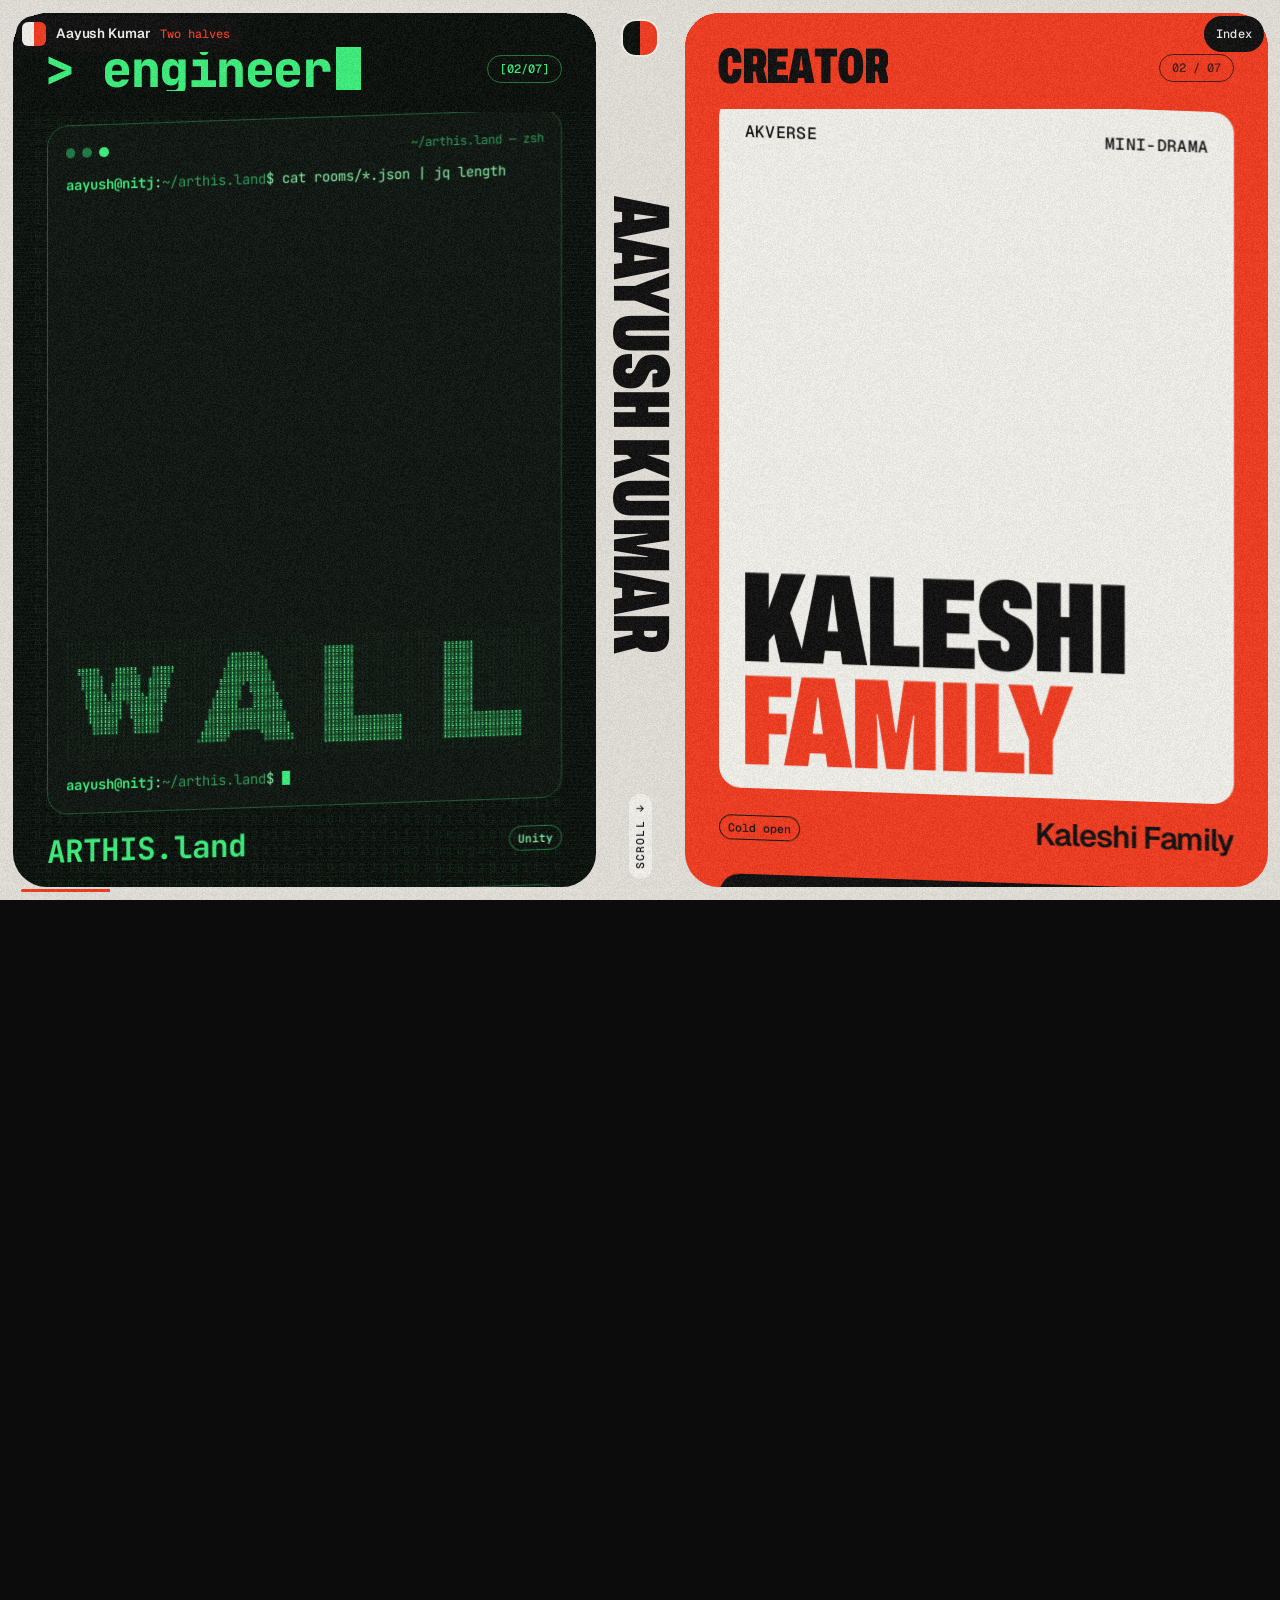
<file: index.html>
<!doctype html>
<html lang="en">
<head>
<meta charset="utf-8">
<meta name="viewport" content="width=device-width,initial-scale=1,viewport-fit=cover">
<title>Aayush Kumar — Two Halves, Nine Rooms</title>
<meta name="description" content="Aayush Kumar: game developer, AI and backend engineer, and 3D animator. Two halves of the work scroll past each other, then fold into nine 3D rooms you walk through like a game.">
<meta name="author" content="Aayush Kumar">
<meta name="theme-color" content="#0C0C0D">
<link rel="canonical" href="https://itsaayush2004.github.io/portfolio/">
<meta property="og:type" content="website">
<meta property="og:title" content="Aayush Kumar — Two Halves, Nine Rooms">
<meta property="og:description" content="The engineer and the creator scroll past each other, then fold into nine rooms you walk through.">
<meta property="og:url" content="https://itsaayush2004.github.io/portfolio/">
<meta property="og:image" content="https://itsaayush2004.github.io/portfolio/art/og.jpg">
<meta name="twitter:card" content="summary_large_image">
<link rel="preconnect" href="https://fonts.googleapis.com">
<link rel="preconnect" href="https://fonts.gstatic.com" crossorigin>
<link rel="stylesheet" href="https://fonts.googleapis.com/css2?family=Archivo:wdth,wght@62..125,500..900&family=Geist:wght@400..700&family=Geist+Mono:wght@400..600&family=JetBrains+Mono:wght@400;700;800&display=swap">
<link rel="icon" href="data:image/svg+xml,<svg%20xmlns='http://www.w3.org/2000/svg'%20viewBox='0%200%2064%2064'><rect%20width='32'%20height='64'%20fill='%230C0C0D'/><rect%20x='32'%20width='32'%20height='64'%20fill='%23F23A1D'/></svg>">
<link rel="apple-touch-icon" href="./art/mark.png">
<link rel="stylesheet" href="./style.css">
</head>
<body class="booting">

<a class="skip" href="#codex">Skip to the content</a>

<!-- ══ BOOT ══════════════════════════════════════════════════
     A title screen while the room loads. Any key, a scroll or the
     button starts it; it never blocks the content underneath. -->
<div id="gate" role="status" aria-live="polite" aria-label="Loading the portfolio">
  <p class="g-word poster">Scroll me</p>
  <div class="gate-bar" aria-hidden="true"><i id="gateFill"></i></div>
</div>
<script>
/* fills the first stretch while the 3D library downloads; app.js takes over from here */
(function(){
  var n = 0, fill = document.getElementById('gateFill');
  (function tick(){
    if (window.__gateTaken) return;
    n += (32 - n) * .045; window.__gateN = n; if (fill) fill.style.transform = 'scaleX(' + (n / 100).toFixed(3) + ')';
    setTimeout(tick, 60);
  })();
})();
</script>

<!-- ══ STAGE ═════════════════════════════════════════════════
     #css3d holds the two lanes (real HTML, placed in 3D);
     #gl draws the room on top with holes cut where the lanes are. -->
<div id="stage" aria-hidden="true">
  <div id="css3d"></div>
  <canvas id="gl"></canvas>
  <div id="flat"></div>
</div>

<!-- ══ THE TWO HALVES ════════════════════════════════════════ -->
<div id="lanes">
  <section class="lane eng" id="laneL" aria-label="Left half: engineer">
    <header class="lane-h">
      <span class="lane-tag"><span>A — Left half</span><span>07 projects</span></span>
      <b>Engineer</b>
      <span class="lane-sub">Systems, engines and backends</span>
    </header>
    <div class="strip">
      <a class="lc" href="#st-arthis" data-go="arthis">
        <div class="lc-top"><span class="lc-n">01</span><span class="lc-k">Website · Live</span></div>
        <figure class="lc-art" data-art="feed" aria-hidden="true"></figure>
        <div class="lc-b"><h3>ARTHIS.space</h3><p>105 games in one swipeable feed. Open it and you are already playing.</p><ul class="lc-t"><li>PostgreSQL</li><li>MCP agents</li><li>10K DAU</li></ul></div>
      </a>
      <a class="lc" href="#st-arthis" data-go="arthis">
        <div class="lc-top"><span class="lc-n">02</span><span class="lc-k">Website · Live</span></div>
        <figure class="lc-art" data-art="wall" aria-hidden="true"></figure>
        <div class="lc-b"><h3>ARTHIS.land</h3><p>The Wall: a vertical city where every brick is a room someone built.</p><ul class="lc-t"><li>Unity</li><li>WebGL</li><li>2–4 players</li></ul></div>
      </a>
      <a class="lc" href="#st-hexabed" data-go="hexabed">
        <div class="lc-top"><span class="lc-n">03</span><span class="lc-k">Unity engine</span></div>
        <figure class="lc-art" data-art="hex" aria-hidden="true"></figure>
        <div class="lc-b"><h3>HexaBed</h3><p>Procedural hex terrain, and the editor that lets a designer build without scripts.</p><ul class="lc-t"><li>C#</li><li>160+ tiles</li><li>3,705 lines</li></ul></div>
      </a>
      <a class="lc" href="#st-ai" data-go="ai">
        <div class="lc-top"><span class="lc-n">04</span><span class="lc-k">AI · Backend</span></div>
        <figure class="lc-art" data-art="net" aria-hidden="true"></figure>
        <div class="lc-b"><h3>Systems &amp; Inference</h3><p>GPT-2 from scratch, RAG over a vector store, async FastAPI at Clymora.</p><ul class="lc-t"><li>FastAPI</li><li>RAG</li><li>ComfyUI</li></ul></div>
      </a>
      <a class="lc" href="#st-ai" data-go="ai">
        <div class="lc-top"><span class="lc-n">05</span><span class="lc-k">AI pipeline</span></div>
        <figure class="lc-art" data-art="factory" aria-hidden="true"></figure>
        <div class="lc-b"><h3>Game Factory</h3><p>Ask for “a fishing game”. It builds one, then judges it against the catalog.</p><ul class="lc-t"><li>Agents</li><li>5 palettes</li><li>Judge loop</li></ul></div>
      </a>
      <a class="lc" href="#st-board" data-go="board">
        <div class="lc-top"><span class="lc-n">06</span><span class="lc-k">Web app · Offline</span></div>
        <figure class="lc-art" data-art="cv" aria-hidden="true"></figure>
        <div class="lc-b"><h3>CV Forge</h3><p>One memory of a whole career. Paste a job, get a tailored, ATS-proof CV.</p><ul class="lc-t"><li>PDF</li><li>DOCX</li><li>25 jobs tested</li></ul></div>
      </a>
      <a class="lc" href="#st-board" data-go="board">
        <div class="lc-top"><span class="lc-n">07</span><span class="lc-k">Shipped end to end</span></div>
        <figure class="lc-art" data-art="tools" aria-hidden="true"></figure>
        <div class="lc-b"><h3>Web apps &amp; tools</h3><p>Hustiq, Avatar Maker, Daily Rest Flow, a 3D asset viewer and a travel globe.</p><ul class="lc-t"><li>React</li><li>Supabase</li><li>Electron</li></ul></div>
      </a>
    </div>
  </section>

  <section class="lane cre" id="laneR" aria-label="Right half: creator">
    <header class="lane-h">
      <span class="lane-tag"><span>B — Right half</span><span>07 projects</span></span>
      <b>Creator</b>
      <span class="lane-sub">Animation, dioramas and stories</span>
    </header>
    <div class="strip">
      <a class="lc" href="#st-blender" data-go="blender">
        <div class="lc-top"><span class="lc-n">01</span><span class="lc-k">Pipeline tooling</span></div>
        <figure class="lc-art" data-art="rig" aria-hidden="true"></figure>
        <div class="lc-b"><h3>28 Blender add-ons</h3><p>Lip-sync, camera rigs, auto-posing and one-click renders, written in Python.</p><ul class="lc-t"><li>27,208 lines</li><li>Rhubarb</li><li>CloudRig</li></ul></div>
      </a>
      <a class="lc" href="#st-akverse" data-go="akverse">
        <div class="lc-top"><span class="lc-n">02</span><span class="lc-k">AKverse series</span></div>
        <figure class="lc-art" data-art="house" aria-hidden="true"></figure>
        <div class="lc-b"><h3>Kaleshi Family</h3><p>40–50 second Hinglish mini-dramas, played by my characters in my dioramas.</p><ul class="lc-t"><li>Cold open</li><li>Twist</li><li>Cliffhanger</li></ul></div>
      </a>
      <a class="lc" href="#st-akverse" data-go="akverse">
        <div class="lc-top"><span class="lc-n">03</span><span class="lc-k">AKverse series</span></div>
        <figure class="lc-art" data-art="build" aria-hidden="true"></figure>
        <div class="lc-b"><h3>Diorama Build Shorts</h3><p>Tilu says “Aaj hum banayenge…!” and a Blender diorama builds itself.</p><ul class="lc-t"><li>Blender</li><li>Low-poly</li><li>Matte</li></ul></div>
      </a>
      <a class="lc" href="#st-ai" data-go="ai">
        <div class="lc-top"><span class="lc-n">04</span><span class="lc-k">AI pipeline</span></div>
        <figure class="lc-art" data-art="reel" aria-hidden="true"></figure>
        <div class="lc-b"><h3>Reel Factory</h3><p>Script to storyboard to render. The camera lands on each word the narrator says.</p><ul class="lc-t"><li>MCP</li><li>Blender</li><li>Storyboard</li></ul></div>
      </a>
      <a class="lc" href="#st-arthis" data-go="arthis">
        <div class="lc-top"><span class="lc-n">05</span><span class="lc-k">Game art</span></div>
        <figure class="lc-art games" data-games aria-hidden="true"></figure>
        <div class="lc-b"><h3>A mark for every game</h3><p>Every ARTHIS game ships with its own icon, three cover posters and a guide page.</p><ul class="lc-t"><li>105 games</li><li>One style kit</li></ul></div>
      </a>
      <a class="lc" href="#st-akverse" data-go="akverse">
        <div class="lc-top"><span class="lc-n">06</span><span class="lc-k">YouTube</span></div>
        <figure class="lc-art" data-art="channel" aria-hidden="true"></figure>
        <div class="lc-b"><h3>AKverse</h3><p>21.9K subscribers and one UI kit for every thumbnail, title and end screen.</p><ul class="lc-t"><li>@AKverseOfficial</li></ul></div>
      </a>
      <a class="lc" href="#st-trophies" data-go="trophies">
        <div class="lc-top"><span class="lc-n">07</span><span class="lc-k">Evidence</span></div>
        <figure class="lc-art" data-art="numbers" aria-hidden="true"></figure>
        <div class="lc-b"><h3>Counted, not estimated</h3><p>154 interactive builds and 141K lines of game code.</p><ul class="lc-t"><li>43 Three.js</li><li>15 P2P</li><li>28 add-ons</li></ul></div>
      </a>
    </div>
  </section>
</div>

<!-- ══ HUD ═══════════════════════════════════════════════════ -->
<div id="hud" aria-hidden="false">
  <div class="hud-top">
    <a class="player" href="#codex" data-go="hall" aria-label="Aayush Kumar, back to the start">
      <span class="mark" aria-hidden="true"><i></i><i></i></span>
      <span class="player-t"><b>Aayush Kumar</b><span id="where">Two halves</span></span>
    </a>
    <div class="hud-right">
      <button class="pill" id="foundBtn" type="button">Index</button>
          </div>
  </div>

  <!-- Act I: the title in the gap between the two lanes -->
  <div class="seam-card" id="seamCard">
    <div class="ticker" aria-hidden="true"><div class="tk-run"><span>Engineer <i></i> Creator <i></i> Games <i></i> AI <i></i> Animation <i></i> Tools <i></i> </span><span>Engineer <i></i> Creator <i></i> Games <i></i> AI <i></i> Animation <i></i> Tools <i></i> </span></div></div>
    <p class="kick"><span>Jaipur, India</span><span>NIT Jaipur ’26</span></p>
    <h2 class="seam-name"><span>Aayush</span><span>Kumar</span></h2>
    <p class="seam-lede">Game developer, AI engineer, 3D animator.</p>
    <p class="seam-how"><span class="mouse" aria-hidden="true"><i></i></span><span>Scroll to merge the halves</span></p>
  </div>

  <div class="seam-v" id="seamV" aria-hidden="true"><span class="seam-mark"></span><b>Aayush Kumar</b><em>Scroll ↓</em></div>
  <div class="merge-cap" id="mergeCap" aria-hidden="true"><span>Two halves</span><b>Nine rooms.</b></div>

  <!-- the objective card for the station you are standing at -->
  <article class="obj" id="obj" aria-live="polite">
    <div class="obj-num"><b id="objN">00</b><span>/09</span></div>
    <div class="obj-mid"><span class="obj-k"><span id="objSide">Both halves</span> · <span id="objT">The hall</span></span><p class="obj-p" id="objP"></p><div class="obj-chips" id="objChips" hidden></div></div>
    <div class="obj-act" id="objAct"></div>
  </article>

  <div class="tip" id="tip" hidden></div>

  <nav class="rail" id="track" aria-label="Where you are">
    <div class="rail-line"><div class="tk-fill" id="tkFill"></div><div class="tk-ticks" id="ticks"></div></div>
    <div class="rail-at"><b class="rail-n"><i id="railN">00</i></b><span class="rail-of">/09</span><em id="railT">Two halves</em></div>
  </nav>

    <div class="toasts" id="toasts" aria-live="polite"></div>
</div>

<!-- the fast-travel menu -->
<div class="menu" id="menu" hidden role="dialog" aria-modal="true" aria-labelledby="menuT">
  <div class="menu-card">
    <div class="menu-h"><h2 id="menuT">Fast travel</h2><button class="x" type="button" data-close aria-label="Close">Esc</button></div>
    <ol class="menu-l" id="menuL"></ol>
    <p class="menu-keys"><button class="linkish" type="button" data-simple>Open the simple page</button> · <kbd>←</kbd><kbd>→</kbd> walk · <kbd>E</kbd> inspect · <kbd>M</kbd> map · <kbd>Esc</kbd> back</p>
  </div>
</div>

<!-- the dossier: the full write-up for one station -->
<div class="dossier" id="dossier" hidden role="dialog" aria-modal="true" aria-labelledby="dosT">
  <div class="dos-card">
    <div class="dos-h"><span class="dos-k" id="dosK"></span><button class="x" type="button" data-close aria-label="Close">Esc</button></div>
    <div class="dos-body" id="dosBody"></div>
  </div>
</div>

<!-- the arcade: one of four games, full window -->
<div class="arcade" id="arcade" hidden role="dialog" aria-modal="true" aria-labelledby="arcT">
  <div class="arc-bar"><b id="arcT">Arcade</b><span id="arcHint"></span><button class="x" type="button" data-close>Step back <kbd>Esc</kbd></button></div>
  <iframe id="arcFrame" title="Playable game" allow="autoplay; fullscreen; gamepad"></iframe>
</div>

<!-- ══ THE CODEX ═════════════════════════════════════════════
     Every word of the portfolio lives here as plain HTML. The room
     reads it for its cards and dossiers, the simple view shows it
     as a page, and screen readers get it as one document. -->
<main id="codex" class="codex" tabindex="-1">
  <header class="cx-head">
    <div>
      <p class="kick">Jaipur, India · NIT Jaipur, B.Tech ECE ’26</p>
      <h1>Aayush Kumar</h1>
      <p class="cx-lede">Game developer, AI &amp; backend engineer, and 3D animator. Most of what I make is a system that makes other things easier to make: a hex terrain generator so level design stops being manual, a lip-sync add-on so animation stops being frame-by-frame, an agent layer so a game can start from a sentence.</p>
      <p class="cx-links"><a href="mailto:aayushkumarofficial21@gmail.com">aayushkumarofficial21@gmail.com</a> · <a href="https://github.com/itsAayush2004" target="_blank" rel="noopener">GitHub</a> · <a href="https://www.linkedin.com/in/aayush-kumar-872ab1323/" target="_blank" rel="noopener">LinkedIn</a> · <a href="https://www.artstation.com/akverse" target="_blank" rel="noopener">ArtStation</a> · <a href="https://sketchfab.com/akverse_official" target="_blank" rel="noopener">Sketchfab</a> · <a href="https://www.youtube.com/@AKverseOfficial" target="_blank" rel="noopener">YouTube</a> · <button class="linkish" type="button" data-room>Back to the 3D room</button></p>
    </div>
  </header>

  <article class="st" id="st-arthis" data-id="arthis" data-side="eng" data-title="ARTHIS"
    data-blurb="105 mini-games in one feed, and a city of rooms."
    data-chips="105 games|1 → 10K DAU|40+ live rooms">
    <p class="st-k">Engineer · two live platforms</p>
    <figure class="st-hero"><img src="art/pieces/01.jpg" alt="The ARTHIS room piece: a work desk with the game feed and The Wall on two screens, and a green chair" width="1200" height="900" loading="lazy"></figure>
    <h2>ARTHIS.space and ARTHIS.land</h2>
    <h3>ARTHIS.space: 105 games in one swipeable feed</h3>
    <p>A mini-games platform with a TikTok-style vertical feed. Open it and you are already playing; swipe up for the next game. 61 single-player games and 44 for friends on one device.</p>
    <ul>
      <li>Each card in the feed is a complete game, loaded on demand</li>
      <li>AI agents generate gameplay logic and 3D web content from prompts through MCP tools</li>
      <li>PostgreSQL backend scaled from 1 to 10,000 daily active users</li>
      <li>Every game has its own icon, three cover posters and a written guide page</li>
      <li>One UI that reshapes itself for phone, tablet and desktop, with a lite mode for low-end phones, Data Saver and 2G</li>
    </ul>
    <h3>ARTHIS.land: The Wall</h3>
    <p>A handcrafted vertical city in the browser. Unity, shipped to WebGL, where every brick on the wall is a room someone built, and 2–4 people explore a space together in real time.</p>
    <ul>
      <li>Host a room and invite friends with a 4-digit code</li>
      <li>Each room is a folder holding a GLB build, a thumbnail and a room.json; the city lays itself out from them</li>
      <li><b>arthis-land-relay</b>: the multiplayer backend. TCP and WebSocket on one port, handshake and framing written from scratch, Python standard library only, Docker-ready</li>
      <li><b>Arthis Land Maker docs</b>: an 11-chapter design spec for a Unity editor tool that generates islands, lays out rooms and places furniture</li>
    </ul>
    <p class="st-go"><a class="btn btn-solid" href="https://arthis.space" target="_blank" rel="noopener">Open arthis.space ↗</a><a class="btn" href="https://arthis.land" target="_blank" rel="noopener">Open arthis.land ↗</a><a class="btn" href="https://github.com/itsAayush2004/arthis-land-relay" target="_blank" rel="noopener">Relay source</a><a class="btn" href="https://itsaayush2004.github.io/arthis-land-maker-docs/" target="_blank" rel="noopener">Maker docs ↗</a></p>
  </article>

  <article class="st" id="st-blender" data-id="blender" data-side="cre" data-title="Blender Add-on Suite"
    data-blurb="28 Python tools behind every AKverse reel."
    data-chips="28 add-ons|27,208 lines|6 camera rig versions">
    <p class="st-k">Creator · pipeline tooling</p>
    <figure class="st-hero"><img src="art/pieces/02.jpg" alt="The Blender room piece: a mannequin on a red turntable inside an orbit of keyframes, with a softbox and a camera" width="1200" height="900" loading="lazy"></figure>
    <h2>28 Blender add-ons, written to ship a channel</h2>
    <p>Python add-ons that automate the animation and rendering behind AKverse, so a reel is a few decisions instead of a week of keyframes.</p>
    <ul>
      <li><b>lipsync_pro</b>: phoneme-driven lip-sync, Rhubarb CLI to bone animation, five versions up to CloudRig</li>
      <li><b>camera_animator_pro</b>: an 81 KB cinematic camera rig tool, six major versions</li>
      <li><b>quick_bone_animator</b> and <b>arthis_auto_pose</b>: drag-based IK rigging and auto-posing</li>
      <li><b>asset_spawner_pro</b>, <b>one_click_render_setup</b>, <b>smart_pose_interpolate</b></li>
    </ul>
    <p>Plus a library of low-poly Indian dioramas: houses, clinics, dhabas and trucks, all matte and chunky.</p>
    <dl class="st-spec"><div><dt>Add-ons</dt><dd>28</dd></div><div><dt>Lines of Python</dt><dd>27,208</dd></div><div><dt>Formats</dt><dd>GLB · FBX</dd></div></dl>
  </article>

  <article class="st" id="st-akverse" data-id="akverse" data-side="cre" data-title="AKverse"
    data-blurb="Two reel series, shot in my own dioramas."
    data-chips="21.9K subscribers|2 series|1 UI kit">
    <p class="st-k">Creator · YouTube @AKverseOfficial</p>
    <figure class="st-hero"><img src="art/pieces/03.jpg" alt="The AKverse room piece: the Kaleshi Family house set with a camera, a boom mic, a charpai and a hand pump" width="1200" height="900" loading="lazy"></figure>
    <h2>AKverse: two reel series and the system behind every upload</h2>
    <h3>Kaleshi Family</h3>
    <p>A 40–50 second Hinglish mini-drama with Panchayat-meets-TMKOC energy, played by my characters in my dioramas. Every episode has a cold open, a title card, a deadpan beat, a twist and a cliffhanger.</p>
    <h3>Diorama Build Shorts</h3>
    <p>Tilu says “Aaj hum banayenge…!”, then a Blender diorama builds itself piece by piece while the characters hop in.</p>
    <h3>The YouTube UI system</h3>
    <p>One kit for the whole channel: thumbnail grid, title type, series colours, end screens and a full SEO pack per video. It also covers Dr Lodha reels, Friends On Stand-Up sets and school episodes.</p>
    <p class="st-go"><a class="btn btn-solid" href="https://www.youtube.com/@AKverseOfficial" target="_blank" rel="noopener">Watch on YouTube ↗</a></p>
  </article>

  <article class="st" id="st-hexabed" data-id="hexabed" data-side="eng" data-title="HexaBed"
    data-blurb="Procedural hex worlds, built without a script."
    data-chips="160+ tiles|14 scripts|3,705 lines of C#">
    <p class="st-k">Engineer · Unity engine</p>
    <figure class="st-hero"><img src="art/pieces/04.jpg" alt="The HexaBed room piece: a hex island hovering in a green holo-projector ring" width="1200" height="900" loading="lazy"></figure>
    <h2>HexaBed</h2>
    <p>A procedural terrain system on a hexagonal grid, and the custom editor tooling that lets a designer build a world without opening a script. The island on the table in the room is generated the same way, live.</p>
    <ul>
      <li>Generates 160+ hex tiles into a single playable world with varied heights</li>
      <li>A road generator picks straight, turn, ramp or pit pieces from neighbouring tile heights</li>
      <li><b>HexTileEditor</b>: a custom Unity inspector for visual world building, with pivot compensation, 60° rotation snapping and bounds-based prefab alignment</li>
      <li>GLB export pipeline, 25+ generated world meshes</li>
    </ul>
    <h3>Also on the engine bench</h3>
    <ul>
      <li><b>HexGrid Architect</b>: a 3D hex builder in the browser. Select ground tiles, press Build, then stack houses, towers and roofs. React Three Fiber with custom GLB pieces</li>
      <li><b>ARTHIS mini-games app</b>: the feed as an Android app, built with Expo and React Native. Reanimated motion, Skia graphics and a strict 60fps rule</li>
    </ul>
    <dl class="st-spec"><div><dt>Scripts</dt><dd>14</dd></div><div><dt>Lines of C#</dt><dd>3,705</dd></div><div><dt>Engine</dt><dd>Unity</dd></div></dl>
  </article>

  <article class="st" id="st-ai" data-id="ai" data-side="eng" data-title="Systems &amp; Inference"
    data-blurb="GPT-2 from scratch, RAG and fast inference."
    data-chips="6 months at Clymora|23 ComfyUI workflows|GPT-2 from scratch">
    <p class="st-k">Engineer · AI and backend</p>
    <figure class="st-hero"><img src="art/pieces/05.jpg" alt="The Inference room piece: three server racks under a small neural network, with green cable runs" width="1200" height="900" loading="lazy"></figure>
    <h2>Systems &amp; Inference</h2>
    <p>Six months at <b>Clymora</b> as an on-campus AI backend engineering intern, building the services behind AI-driven product features, alongside first-principles model work.</p>
    <ul>
      <li>Built a GPT-2 language model from scratch: transformer blocks, tokenisation, training loop</li>
      <li>RAG pipelines with vector-database retrieval for context-aware responses</li>
      <li>Async FastAPI inference endpoints tuned for low-latency, real-time workloads</li>
      <li>23 ComfyUI workflows: Flux, SDXL, Hunyuan3D, WAN VACE, LTX-2, VibeVoice</li>
    </ul>
    <h3>Pipelines that turn a sentence into a shipped thing</h3>
    <ul>
      <li><b>Game Factory</b>: ask for “a fishing game” and it asks 2D or 3D, complexity and look, offers five palettes, builds the game, then runs an AI judge loop until the result beats the existing catalog</li>
      <li><b>Reel Factory</b>: script to storyboard to Blender render in one go, driven over MCP. Whatever the narrator names is on screen on that exact word</li>
    </ul>
    <dl class="st-spec"><div><dt>Stack</dt><dd>FastAPI · RAG · MCP</dd></div><div><dt>Also</dt><dd>ComfyUI · n8n</dd></div></dl>
  </article>

  <article class="st" id="st-board" data-id="board" data-side="cre" data-title="The Board"
    data-blurb="Small products, each shipped end to end."
    data-chips="CV Forge|Hustiq|Travel Atlas">
    <p class="st-k">Both halves · tools and side projects</p>
    <figure class="st-hero"><img src="art/pieces/06.jpg" alt="The Board room piece: a wood-framed pinboard of project cards joined by red thread" width="1200" height="900" loading="lazy"></figure>
    <h2>The Board: small products, shipped end to end</h2>
    <h3>CV Forge</h3>
    <p>Keep one memory of your whole career, paste any job post, and get a tailored, ATS-proof CV with a score, the gaps and the fixes. It works offline with no account, and it never invents a skill, title, date or number: missing keywords are shown as gaps instead.</p>
    <ul>
      <li>Reads a job post into requirements, responsibilities and nice-to-haves, and weights about 400 known skills by where they appear</li>
      <li>Tested on 25 real job posts from October 2026 against hand-made CVs, with every bug the benchmark found kept as a regression test</li>
      <li>Exports text-based PDF and Word (.docx) in clean reading order</li>
    </ul>
    <h3>More on the board</h3>
    <ul>
      <li><b>Hustiq</b>: a video editor you drive by chatting. Timeline, captions, clip effects and an audio waveform, with FFmpeg running in the browser for export</li>
      <li><b>Avatar Maker</b>: design an avatar from presets or mix your own parts, saved to your account</li>
      <li><b>3D asset viewer</b>: a Three.js viewer for ARTHIS furniture and props, with info panels and a download page</li>
      <li><b>Daily Rest Flow</b>: a Pomodoro timer with focus, streak and task stats, packaged for Windows with Electron</li>
      <li><b>Travel Atlas</b>: a Three.js globe with a parchment texture charting 30+ places I've been and the ones I still dream of</li>
      <li><b>Earlier portfolios</b>: the <a href="classic.html">walk-through gallery</a> and <a href="https://itsaayush2004.github.io/portfolio-board/" target="_blank" rel="noopener">the corkboard</a>, now merged into this room</li>
    </ul>
    <p class="st-go"><a class="btn btn-solid" href="https://github.com/itsAayush2004/cv-forge" target="_blank" rel="noopener">CV Forge source</a><a class="btn" href="https://itsaayush2004.github.io/TravelDiary/" target="_blank" rel="noopener">Travel Atlas ↗</a><a class="btn" href="https://github.com/itsAayush2004" target="_blank" rel="noopener">Every repo ↗</a></p>
  </article>

  <article class="st" id="st-trophies" data-id="trophies" data-side="both" data-title="Trophy Shelf"
    data-blurb="154 builds, counted rather than estimated."
    data-chips="154 builds|141K lines|AIR 8956">
    <p class="st-k">Both halves · evidence</p>
    <figure class="st-hero"><img src="art/pieces/07.jpg" alt="The numbers room piece: a chunky bar chart of 154, 43, 28 and 15" width="1200" height="900" loading="lazy"></figure>
    <h2>By the numbers</h2>
    <dl class="st-tally">
      <div><dt>Interactive builds</dt><dd>154</dd></div>
      <div><dt>Lines of game code</dt><dd>141K</dd></div>
      <div><dt>Three.js 3D builds</dt><dd>43</dd></div>
      <div><dt>P2P multiplayer games</dt><dd>15</dd></div>
      <div><dt>Blender add-ons</dt><dd>28</dd></div>
      <div><dt>YouTube subscribers</dt><dd>21.9K</dd></div>
    </dl>
    <h3>Education</h3>
    <dl class="st-spec"><div><dt>Degree</dt><dd>B.Tech ECE, NIT Jaipur, 2026</dd></div><div><dt>JEE Advanced</dt><dd>AIR 8956</dd></div><div><dt>JEE Main</dt><dd>98.9 %ile</dd></div></dl>
    <h3>Tools I reach for</h3>
    <p class="st-skills"><span>Unity</span><span>C#</span><span>Unreal Engine</span><span>Blender</span><span>Python</span><span>JavaScript</span><span>Three.js</span><span>React</span><span>React Native</span><span>Supabase</span><span>PostgreSQL</span><span>FastAPI</span><span>MCP</span><span>C++</span><span>Java</span><span>Git</span><span>Rigging</span><span>3D Animation</span><span>Procedural Generation</span><span>Video Editing</span></p>
  </article>

  <article class="st" id="st-arcade" data-id="arcade" data-side="both" data-title="The Arcade"
    data-blurb="Four of my games, playable right here."
    data-chips="Flappy Fird|Trigger Runner|3072|Sudoku">
    <p class="st-k">Both halves · play</p>
    <figure class="st-hero"><img src="art/pieces/08.jpg" alt="The arcade room piece: two red arcade cabinets and a station bench" width="1200" height="900" loading="lazy"></figure>
    <h2>The Arcade</h2>
    <p>Four games from my builds, running in the page. Each one is a single HTML file with no install.</p>
    <p class="st-go games">
      <button class="btn btn-solid" type="button" data-play="flappy">▶ Flappy Fird</button>
      <button class="btn" type="button" data-play="runner">▶ Trigger Runner</button>
      <button class="btn" type="button" data-play="g3072">▶ 3072</button>
      <button class="btn" type="button" data-play="sudoku">▶ Sudoku</button>
    </p>
    <p>All 105 ARTHIS games live at <a href="https://arthis.space" target="_blank" rel="noopener">arthis.space</a>.</p>
  </article>

  <article class="st" id="st-contact" data-id="contact" data-side="both" data-title="Let’s build something"
    data-blurb="Open to game, graphics and AI roles from 2026."
    data-chips="Roles from 2026|Collabs|Jaipur, India">
    <p class="st-k">The exit · say hi</p>
    <figure class="st-hero"><img src="art/pieces/09.jpg" alt="The exit room piece: a big envelope on the wall, a letter rising out of it" width="1200" height="900" loading="lazy"></figure>
    <h2>Let’s build something.</h2>
    <p>Game development, graphics and AI engineering roles from 2026, or a collab on the channel.</p>
<div class="stamps">
      <a class="stamp s-sf" href="https://sketchfab.com/akverse_official" target="_blank" rel="noopener"><span class="stamp-in"><span class="stamp-top"><span>No. 01 · 3D</span><span>↗</span></span><span class="stamp-mono">SF</span><span class="stamp-bot"><span><b class="stamp-name">Sketchfab</b><span class="stamp-h">@akverse_official</span></span></span></span></a>
      <a class="stamp s-as" href="https://www.artstation.com/akverse" target="_blank" rel="noopener"><span class="stamp-in"><span class="stamp-top"><span>No. 02 · Art</span><span>↗</span></span><span class="stamp-mono">AS</span><span class="stamp-bot"><span><b class="stamp-name">ArtStation</b><span class="stamp-h">/akverse</span></span></span></span></a>
      <a class="stamp s-gh" href="https://github.com/itsAayush2004" target="_blank" rel="noopener"><span class="stamp-in"><span class="stamp-top"><span>No. 03 · Code</span><span>↗</span></span><span class="stamp-mono">GH</span><span class="stamp-bot"><span><b class="stamp-name">GitHub</b><span class="stamp-h">@itsAayush2004</span></span></span></span></a>
      <a class="stamp s-in" href="https://www.linkedin.com/in/aayush-kumar-872ab1323/" target="_blank" rel="noopener"><span class="stamp-in"><span class="stamp-top"><span>No. 04 · Work</span><span>↗</span></span><span class="stamp-mono">IN</span><span class="stamp-bot"><span><b class="stamp-name">LinkedIn</b><span class="stamp-h">/aayush-kumar</span></span></span></span></a>
    </div>
    <dl class="st-spec mail">
      <div><dt>Roles</dt><dd><span class="mono">aayushkumarofficial21@gmail.com</span> <button class="btn btn-sm" type="button" data-copy="aayushkumarofficial21@gmail.com">Copy</button></dd></div>
      <div><dt>Channel &amp; business</dt><dd><span class="mono">akversebusiness@gmail.com</span> <button class="btn btn-sm" type="button" data-copy="akversebusiness@gmail.com">Copy</button></dd></div>
    </dl>
    <p class="st-go"><a class="btn btn-solid" href="mailto:aayushkumarofficial21@gmail.com">Email me</a><a class="btn" href="https://github.com/itsAayush2004" target="_blank" rel="noopener">GitHub ↗</a><a class="btn" href="https://www.youtube.com/@AKverseOfficial" target="_blank" rel="noopener">YouTube ↗</a><a class="btn" href="https://arthis.space" target="_blank" rel="noopener">arthis.space ↗</a><a class="btn" href="https://arthis.land" target="_blank" rel="noopener">arthis.land ↗</a></p>
  </article>

  <footer class="cx-foot">© 2026 Aayush Kumar · Built in the browser with Three.js, no build step · <a href="https://github.com/itsAayush2004/portfolio" target="_blank" rel="noopener">Source</a> · <a href="classic.html">Classic walk-through</a></footer>
</main>

<div class="wipe" id="wipe" aria-hidden="true"><i></i></div>
<div id="cursor" aria-hidden="true"></div>
<div id="grain" aria-hidden="true"></div>
<div id="scroller" aria-hidden="true"></div>

<script src="vendor/three.min.js" defer></script>
<script src="vendor/CSS3DRenderer.js" defer></script>
<script src="app.js" defer></script>
</body>
</html>
</file>
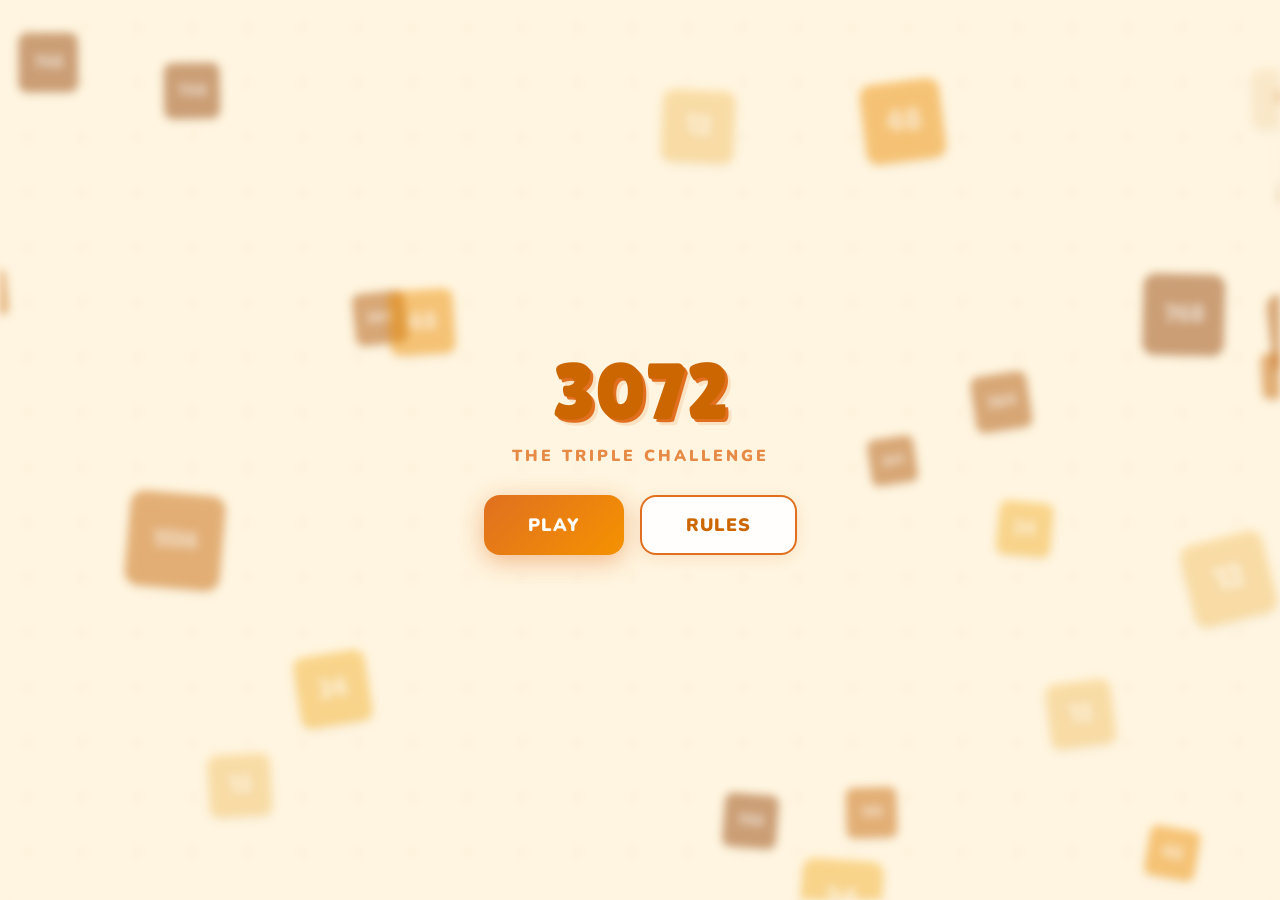
<file: game-3072.html>
<!DOCTYPE html>
<html lang="en">
<head>
<meta charset="UTF-8">
<meta name="viewport" content="width=device-width, initial-scale=1.0, user-scalable=no">
<title>3072</title>
<style>
  @import url('https://fonts.googleapis.com/css2?family=Lilita+One&family=Nunito:wght@400;700;900&display=swap');

  *, *::before, *::after { box-sizing: border-box; margin: 0; padding: 0; }

  body {
    font-family: 'Nunito', sans-serif;
    background: #FFF5E0;
    min-height: 100vh;
    display: flex;
    flex-direction: column;
    align-items: center;
    justify-content: center;
    overflow: hidden;
  }

  #bg-canvas {
    position: fixed;
    top: 0; left: 0;
    width: 100%; height: 100%;
    z-index: 0;
    pointer-events: none;
    filter: blur(4px);
  }

  /* ══════════════════════════════════
     START SCREEN
  ══════════════════════════════════ */
  .start-screen {
    position: fixed;
    top: 0; left: 0; right: 0; bottom: 0;
    display: flex;
    flex-direction: column;
    align-items: center;
    justify-content: center;
    z-index: 500;
    transition: opacity 0.5s ease, transform 0.5s ease;
    padding: 20px;
  }

  .start-screen.hidden {
    opacity: 0;
    transform: scale(1.05);
    pointer-events: none;
  }

  .start-title {
    font-family: 'Lilita One', cursive;
    font-size: 80px;
    color: #CC6600;
    text-shadow: 3px 3px 0 #E07020, 6px 6px 0 rgba(204,102,0,0.12);
    margin-bottom: 8px;
    animation: titleBounce 2s ease-in-out infinite;
    position: relative;
    z-index: 2;
  }

  .start-subtitle {
    font-family: 'Nunito', sans-serif;
    font-size: 16px;
    font-weight: 900;
    color: #E07020;
    letter-spacing: 3px;
    text-transform: uppercase;
    margin-bottom: 28px;
    position: relative;
    z-index: 2;
    opacity: 0.8;
  }

  @keyframes titleBounce {
    0%, 100% { transform: translateY(0); }
    50% { transform: translateY(-10px); }
  }

  .video-placeholder {
    width: 260px; height: 260px;
    max-width: 65vw; max-height: 65vw;
    background: rgba(255,240,214,0.85);
    border: 3px dashed #E07020;
    border-radius: 20px;
    display: flex;
    flex-direction: column;
    align-items: center;
    justify-content: center;
    gap: 12px;
    margin-bottom: 32px;
    position: relative;
    z-index: 2;
  }

  .video-placeholder .play-icon {
    width: 64px; height: 64px;
    background: linear-gradient(135deg, #E07020, #F59200);
    border-radius: 50%;
    display: flex;
    align-items: center;
    justify-content: center;
    box-shadow: 0 6px 20px rgba(224,112,32,0.4);
    transition: transform 0.2s;
  }
  .video-placeholder .play-icon:hover { transform: scale(1.08); }

  .video-placeholder .play-icon::after {
    content: '';
    width: 0; height: 0;
    border-style: solid;
    border-width: 13px 0 13px 23px;
    border-color: transparent transparent transparent #fff;
    margin-left: 5px;
  }

  .video-placeholder span {
    font-size: 12px;
    font-weight: 900;
    color: #CC6600;
    letter-spacing: 2px;
    text-transform: uppercase;
  }

  .start-buttons {
    display: flex;
    gap: 16px;
    flex-wrap: wrap;
    justify-content: center;
    position: relative;
    z-index: 2;
  }

  .btn-start {
    font-family: 'Nunito', sans-serif;
    font-size: 18px;
    font-weight: 900;
    border: none;
    border-radius: 16px;
    padding: 16px 44px;
    cursor: pointer;
    transition: transform 0.15s ease, box-shadow 0.15s ease;
    letter-spacing: 1px;
    text-transform: uppercase;
  }
  .btn-start:active { transform: scale(0.95) !important; }

  .btn-play {
    background: linear-gradient(135deg, #E07020, #F59200);
    color: #fff;
    box-shadow: 0 6px 25px rgba(224,112,32,0.45);
  }
  .btn-play:hover { box-shadow: 0 8px 35px rgba(224,112,32,0.6); transform: translateY(-2px); }

  .btn-rules-start {
    background: rgba(255,255,255,0.9);
    color: #CC6600;
    border: 2.5px solid #E07020;
    box-shadow: 0 4px 15px rgba(204,102,0,0.12);
  }
  .btn-rules-start:hover { background: #fff; transform: translateY(-2px); }

  /* ══════════════════════════════════
     RULES POPUP
  ══════════════════════════════════ */
  .rules-overlay {
    position: fixed;
    top: 0; left: 0; right: 0; bottom: 0;
    background: rgba(204,102,0,0.35);
    z-index: 600;
    display: flex;
    align-items: center;
    justify-content: center;
    opacity: 0;
    pointer-events: none;
    transition: opacity 0.3s ease;
    padding: 20px;
  }
  .rules-overlay.active { opacity: 1; pointer-events: all; }

  .rules-modal {
    background: #fff;
    border-radius: 24px;
    padding: 32px 28px;
    max-width: 400px;
    width: 100%;
    box-shadow: 0 20px 60px rgba(204,102,0,0.3);
    transform: translateY(20px) scale(0.95);
    transition: transform 0.3s ease;
    max-height: 80vh;
    overflow-y: auto;
  }
  .rules-overlay.active .rules-modal { transform: translateY(0) scale(1); }

  .rules-modal h2 {
    font-family: 'Lilita One', cursive;
    font-size: 28px;
    color: #CC6600;
    margin-bottom: 18px;
    text-align: center;
  }

  .rule-item {
    display: flex;
    align-items: flex-start;
    gap: 12px;
    margin-bottom: 14px;
  }

  .rule-num {
    background: linear-gradient(135deg, #F59200, #FDB930);
    color: #fff;
    font-weight: 900;
    font-size: 14px;
    width: 28px; height: 28px; min-width: 28px;
    border-radius: 50%;
    display: flex;
    align-items: center;
    justify-content: center;
  }

  .rule-text {
    font-size: 14px;
    line-height: 1.65;
    color: #6B4400;
    padding-top: 3px;
  }

  .btn-close-rules {
    display: block;
    margin: 22px auto 0;
    font-family: 'Nunito', sans-serif;
    font-size: 16px;
    font-weight: 900;
    background: linear-gradient(135deg, #E07020, #F59200);
    color: #fff;
    border: none;
    border-radius: 12px;
    padding: 12px 40px;
    cursor: pointer;
    transition: transform 0.15s;
    box-shadow: 0 4px 15px rgba(224,112,32,0.35);
  }
  .btn-close-rules:active { transform: scale(0.95); }

  /* ══════════════════════════════════
     GAME SCREEN
  ══════════════════════════════════ */
  .game-wrapper {
    width: 460px;
    max-width: 94vw;
    display: flex;
    flex-direction: column;
    gap: 14px;
    position: relative;
    z-index: 1;
  }

  .header {
    display: flex;
    align-items: flex-end;
    justify-content: space-between;
  }

  .game-title {
    font-family: 'Lilita One', cursive;
    font-size: 46px;
    color: #CC6600;
    text-shadow: 2px 2px 0 rgba(204,102,0,0.12);
    line-height: 1;
  }

  .scores { display: flex; gap: 8px; }

  .score-box {
    background: linear-gradient(135deg, #F59200, #FDB930);
    border-radius: 12px;
    padding: 6px 16px;
    text-align: center;
    min-width: 75px;
    box-shadow: 0 3px 10px rgba(245,146,0,0.25);
  }

  .score-box .label {
    font-size: 10px;
    text-transform: uppercase;
    letter-spacing: 2px;
    color: rgba(255,255,255,0.85);
    font-weight: 700;
  }

  .score-box .value {
    font-size: 22px;
    font-weight: 900;
    color: #fff;
  }

  .score-pop { animation: scorePop 0.3s ease-out; }
  @keyframes scorePop {
    0% { transform: scale(1); }
    50% { transform: scale(1.2); }
    100% { transform: scale(1); }
  }

  .grid-container {
    position: relative;
    background: #CC6600;
    border-radius: 18px;
    padding: 10px;
    box-shadow: 0 10px 40px rgba(204,102,0,0.35);
  }

  .grid-sizer {
    width: 100%;
    padding-bottom: 100%;
    position: relative;
  }

  .grid-bg {
    position: absolute;
    top: 0; left: 0; right: 0; bottom: 0;
    display: grid;
    grid-template-columns: repeat(4, 1fr);
    grid-template-rows: repeat(4, 1fr);
    gap: 10px;
  }

  .cell-bg {
    background: rgba(255,255,255,0.18);
    border-radius: 12px;
  }

  .tile-layer {
    position: absolute;
    top: 0; left: 0; right: 0; bottom: 0;
    overflow: hidden;
  }

  /* ── Tiles ── */
  .tile {
    position: absolute;
    display: flex;
    align-items: center;
    justify-content: center;
    border-radius: 12px;
    font-family: 'Lilita One', cursive;
    z-index: 1;
    box-shadow: 0 3px 8px rgba(0,0,0,0.1);
    will-change: transform, top, left;
  }

  .tile-sliding {
    transition: top 0.14s ease-in-out, left 0.14s ease-in-out;
  }

  .tile-new {
    animation: tileAppear 0.28s cubic-bezier(0.18, 0.89, 0.32, 1.28) forwards;
  }
  @keyframes tileAppear {
    0% { transform: scale(0) rotate(-10deg); opacity: 0; }
    60% { transform: scale(1.15) rotate(2deg); opacity: 1; }
    100% { transform: scale(1) rotate(0deg); opacity: 1; }
  }

  .tile-merged {
    animation: tileMerge 0.38s cubic-bezier(0.18, 0.89, 0.32, 1.28);
    z-index: 3;
  }
  @keyframes tileMerge {
    0%   { transform: scale(1); }
    20%  { transform: scale(1.35); }
    50%  { transform: scale(0.88); }
    75%  { transform: scale(1.08); }
    100% { transform: scale(1); }
  }

  /* ── Per-value idle breathing ── */
  .tile-idle-3    { animation: p3 3.0s ease-in-out infinite; }
  .tile-idle-6    { animation: p6 2.8s ease-in-out infinite; }
  .tile-idle-12   { animation: p12 2.6s ease-in-out infinite; }
  .tile-idle-24   { animation: p24 2.4s ease-in-out infinite; }
  .tile-idle-48   { animation: p48 2.2s ease-in-out infinite; }
  .tile-idle-96   { animation: p96 2.0s ease-in-out infinite; }
  .tile-idle-192  { animation: g192 1.8s ease-in-out infinite; }
  .tile-idle-384  { animation: g384 1.7s ease-in-out infinite; }
  .tile-idle-768  { animation: g768 1.6s ease-in-out infinite; }
  .tile-idle-1536 { animation: g1536 1.4s ease-in-out infinite; }
  .tile-idle-3072 { animation: g3072 1.2s ease-in-out infinite; }
  .tile-idle-super{ animation: gS 1.0s ease-in-out infinite; }

  @keyframes p3   { 0%,100%{transform:scale(1)} 50%{transform:scale(1.02)} }
  @keyframes p6   { 0%,100%{transform:scale(1)} 50%{transform:scale(1.025)} }
  @keyframes p12  { 0%,100%{transform:scale(1)} 50%{transform:scale(1.03)} }
  @keyframes p24  { 0%,100%{transform:scale(1)} 50%{transform:scale(1.035)} }
  @keyframes p48  { 0%,100%{transform:scale(1)} 50%{transform:scale(1.04)} }
  @keyframes p96  { 0%,100%{transform:scale(1)} 50%{transform:scale(1.045)} }
  @keyframes g192 { 0%,100%{transform:scale(1);box-shadow:0 0 10px rgba(253,185,48,0.3)} 50%{transform:scale(1.04);box-shadow:0 0 22px rgba(253,185,48,0.55)} }
  @keyframes g384 { 0%,100%{transform:scale(1);box-shadow:0 0 12px rgba(245,146,0,0.3)} 50%{transform:scale(1.045);box-shadow:0 0 26px rgba(245,146,0,0.55)} }
  @keyframes g768 { 0%,100%{transform:scale(1);box-shadow:0 0 14px rgba(224,112,32,0.35)} 50%{transform:scale(1.05);box-shadow:0 0 30px rgba(224,112,32,0.6)} }
  @keyframes g1536{ 0%,100%{transform:scale(1);box-shadow:0 0 16px rgba(204,102,0,0.4)} 50%{transform:scale(1.05);box-shadow:0 0 36px rgba(204,102,0,0.65)} }
  @keyframes g3072{ 0%,100%{transform:scale(1);box-shadow:0 0 20px rgba(204,102,0,0.4)} 50%{transform:scale(1.06);box-shadow:0 0 45px rgba(245,146,0,0.75)} }
  @keyframes gS   { 0%,100%{transform:scale(1);box-shadow:0 0 25px rgba(204,102,0,0.5)} 50%{transform:scale(1.06);box-shadow:0 0 50px rgba(204,102,0,0.8)} }

  /* ── Tile Colors (3-based values) ── */
  .tile-3    { background: #FFF0D6; color: #CC6600; }
  .tile-6    { background: #FFE4B8; color: #CC6600; }
  .tile-12   { background: #FDC96A; color: #fff; text-shadow: 0 1px 3px rgba(0,0,0,0.15); }
  .tile-24   { background: #FDB930; color: #fff; text-shadow: 0 1px 4px rgba(0,0,0,0.2); }
  .tile-48   { background: #F59200; color: #fff; text-shadow: 0 2px 6px rgba(0,0,0,0.2); }
  .tile-96   { background: #E07020; color: #fff; text-shadow: 0 2px 6px rgba(0,0,0,0.25); }
  .tile-192  { background: #CC6600; color: #fff; text-shadow: 0 2px 8px rgba(0,0,0,0.25); }
  .tile-384  { background: #B35500; color: #fff; text-shadow: 0 2px 8px rgba(0,0,0,0.3); }
  .tile-768  { background: #994400; color: #fff; text-shadow: 0 2px 8px rgba(0,0,0,0.3); }
  .tile-1536 { background: linear-gradient(135deg, #CC6600, #F59200); color: #fff; text-shadow: 0 2px 8px rgba(0,0,0,0.3); }
  .tile-3072 { background: linear-gradient(135deg, #E07020, #FDB930, #F59200); color: #fff; text-shadow: 0 2px 10px rgba(0,0,0,0.35); }
  .tile-super{ background: linear-gradient(135deg, #994400, #CC6600, #E07020); color: #fff; text-shadow: 0 2px 10px rgba(0,0,0,0.35); }

  /* ── Overlays ── */
  .overlay {
    position: absolute;
    top: -10px; left: -10px; right: -10px; bottom: -10px;
    border-radius: 18px;
    display: flex;
    flex-direction: column;
    align-items: center;
    justify-content: center;
    gap: 14px;
    z-index: 100;
    opacity: 0;
    pointer-events: none;
    transition: opacity 0.4s ease;
  }
  .overlay.active { opacity: 1; pointer-events: all; }
  .overlay-win    { background: rgba(245,146,0,0.92); }
  .overlay-lose   { background: rgba(204,102,0,0.92); }
  .overlay-pause  { background: rgba(102,51,0,0.88); }

  .overlay h2 {
    font-family: 'Lilita One', cursive;
    font-size: 36px;
    color: #fff;
    text-shadow: 2px 2px 0 rgba(0,0,0,0.15);
  }
  .overlay p { color: rgba(255,255,255,0.9); font-size: 15px; font-weight: 700; }

  .btn {
    font-family: 'Nunito', sans-serif;
    font-size: 13px; font-weight: 900;
    letter-spacing: 1px; text-transform: uppercase;
    border: none; border-radius: 12px;
    padding: 10px 24px; cursor: pointer;
    transition: transform 0.15s ease;
  }
  .btn:active { transform: scale(0.95); }
  .btn-primary { background: #fff; color: #CC6600; box-shadow: 0 3px 12px rgba(0,0,0,0.15); }
  .btn-ghost   { background: rgba(255,255,255,0.2); color: #fff; border: 2px solid rgba(255,255,255,0.5); }

  .controls { display: flex; justify-content: space-between; align-items: center; gap: 8px; }

  .btn-game {
    font-family: 'Nunito', sans-serif;
    font-size: 12px; font-weight: 900;
    letter-spacing: 1px; text-transform: uppercase;
    border: none; border-radius: 12px;
    padding: 10px 14px; cursor: pointer;
    transition: transform 0.15s ease;
    background: #F59200; color: #fff;
    box-shadow: 0 3px 10px rgba(245,146,0,0.3);
  }
  .btn-game:active { transform: scale(0.95); }

  .hint { font-size: 12px; color: #CC6600; font-weight: 700; letter-spacing: 0.5px; opacity: 0.7; }

  .score-float {
    position: absolute;
    font-family: 'Lilita One', cursive;
    font-size: 22px;
    color: #fff;
    text-shadow: 0 2px 6px rgba(0,0,0,0.3);
    z-index: 50;
    pointer-events: none;
    animation: floatUp 0.8s ease-out forwards;
  }
  @keyframes floatUp {
    0%   { opacity: 1; transform: translateY(0) scale(1); }
    100% { opacity: 0; transform: translateY(-55px) scale(1.4); }
  }
</style>
</head>
<body>

<canvas id="bg-canvas"></canvas>

<!-- START SCREEN -->
<div class="start-screen" id="startScreen">
  <div class="start-title">3072</div>
  <div class="start-subtitle">The Triple Challenge</div>
  <div class="start-buttons">
    <button class="btn-start btn-play" onclick="startGame()">Play</button>
    <button class="btn-start btn-rules-start" onclick="showRules()">Rules</button>
  </div>
</div>

<!-- RULES POPUP -->
<div class="rules-overlay" id="rulesOverlay" onclick="closeRulesOutside(event)">
  <div class="rules-modal">
    <h2>How to Play 3072</h2>
    <div class="rule-item"><div class="rule-num">1</div><div class="rule-text">Swipe or use arrow keys to slide all tiles in one direction.</div></div>
    <div class="rule-item"><div class="rule-num">2</div><div class="rule-text">When two tiles with the same number collide, they merge into one with their combined value. <strong style="color:#E07020">3 + 3 = 6, 6 + 6 = 12</strong>, and so on!</div></div>
    <div class="rule-item"><div class="rule-num">3</div><div class="rule-text">After every move, a new tile (<strong>3</strong> or occasionally <strong>6</strong>) appears in a random empty spot.</div></div>
    <div class="rule-item"><div class="rule-num">4</div><div class="rule-text">Reach the <strong style="color:#E07020">3072</strong> tile to win! Keep going to beat your high score.</div></div>
    <div class="rule-item"><div class="rule-num">5</div><div class="rule-text">The sequence goes: 3 → 6 → 12 → 24 → 48 → 96 → 192 → 384 → 768 → 1536 → <strong style="color:#E07020">3072</strong></div></div>
    <div class="rule-item"><div class="rule-num">6</div><div class="rule-text">Game ends when the board is full and no merges are possible.</div></div>
    <button class="btn-close-rules" onclick="closeRules()">Got It!</button>
  </div>
</div>

<!-- GAME SCREEN -->
<div class="game-wrapper" id="gameWrapper" style="display:none;">
  <div class="header">
    <div class="game-title">3072</div>
    <div class="scores">
      <div class="score-box"><div class="label">Score</div><div class="value" id="score">0</div></div>
      <div class="score-box"><div class="label">Best</div><div class="value" id="best">0</div></div>
    </div>
  </div>

  <div class="grid-container" id="gridContainer">
    <div class="grid-sizer">
      <div class="grid-bg">
        <div class="cell-bg"></div><div class="cell-bg"></div><div class="cell-bg"></div><div class="cell-bg"></div>
        <div class="cell-bg"></div><div class="cell-bg"></div><div class="cell-bg"></div><div class="cell-bg"></div>
        <div class="cell-bg"></div><div class="cell-bg"></div><div class="cell-bg"></div><div class="cell-bg"></div>
        <div class="cell-bg"></div><div class="cell-bg"></div><div class="cell-bg"></div><div class="cell-bg"></div>
      </div>
      <div class="tile-layer" id="tileLayer"></div>
      <div class="overlay overlay-win" id="winOverlay">
        <h2>🎉 You Win!</h2><p>You reached 3072!</p>
        <div style="display:flex;gap:10px"><button class="btn btn-ghost" onclick="keepPlaying()">Keep Going</button><button class="btn btn-primary" onclick="restartGame()">New Game</button></div>
      </div>
      <div class="overlay overlay-lose" id="loseOverlay">
        <h2>Game Over</h2><p>No more moves!</p>
        <button class="btn btn-primary" onclick="restartGame()">Try Again</button>
      </div>
      <div class="overlay overlay-pause" id="pauseOverlay">
        <h2>⏸ Paused</h2><p>Take your time!</p>
        <div style="display:flex;gap:10px"><button class="btn btn-primary" onclick="resumeGame()">Resume</button><button class="btn btn-ghost" onclick="restartGame()">Restart</button></div>
      </div>
    </div>
  </div>

  <div class="controls">
    <span class="hint">Arrow keys / swipe</span>
    <div style="display:flex;gap:8px;">
      <button class="btn-game" onclick="pauseGame()">⏸ Pause</button>
      <button class="btn-game" onclick="restartGame()">↺ New</button>
      <button class="btn-game" onclick="goHome()">⌂ Menu</button>
    </div>
  </div>
</div>

<script>
// ════════════════════════════════════════════════════════════════
//  ANIMATED BACKGROUND – Falling tiles with 3-based numbers
// ════════════════════════════════════════════════════════════════
(function() {
  var canvas = document.getElementById('bg-canvas');
  var ctx = canvas.getContext('2d');

  /* Background tile colors matching the 3-based game palette */
  var BG_COLORS = {
    3:    { bg: '#FFF0D6', fg: '#CC6600' },
    6:    { bg: '#FFE4B8', fg: '#CC6600' },
    12:   { bg: '#FDC96A', fg: '#fff' },
    24:   { bg: '#FDB930', fg: '#fff' },
    48:   { bg: '#F59200', fg: '#fff' },
    96:   { bg: '#E07020', fg: '#fff' },
    192:  { bg: '#CC6600', fg: '#fff' },
    384:  { bg: '#B35500', fg: '#fff' },
    768:  { bg: '#994400', fg: '#fff' },
    1536: { bg: '#CC6600', fg: '#fff' },
    3072: { bg: '#E07020', fg: '#fff' }
  };
  var BG_VALUES = [3,6,12,24,48,96,192,384,768,1536,3072];

  function resize() {
    canvas.width = window.innerWidth;
    canvas.height = window.innerHeight;
  }
  resize();
  window.addEventListener('resize', resize);

  function BgTile() { this.reset(true); }

  BgTile.prototype.reset = function(initial) {
    this.size = Math.random() * 55 + 45;
    this.x = Math.random() * (canvas.width + this.size * 2) - this.size;
    this.y = initial ? Math.random() * canvas.height : -this.size - 20;
    this.vx = (Math.random() - 0.5) * 0.5;
    this.vy = Math.random() * 0.7 + 0.25;
    this.rotation = (Math.random() - 0.5) * 0.3;
    this.vrot = (Math.random() - 0.5) * 0.007;
    this.value = BG_VALUES[Math.floor(Math.random() * BG_VALUES.length)];
    this.alpha = 0;
    this.fadeIn = true;
    this.scale = 0.1;
    this.born = Date.now();
  };

  BgTile.prototype.update = function() {
    if (this.scale < 1) this.scale += (1 - this.scale) * 0.1;
    if (this.fadeIn && this.alpha < 0.45) {
      this.alpha += 0.02;
      if (this.alpha >= 0.45) { this.alpha = 0.45; this.fadeIn = false; }
    }
    this.x += this.vx;
    this.y += this.vy;
    this.rotation += this.vrot;
    var t = (Date.now() - this.born) / 1000;
    this.currentScale = this.scale * (1 + Math.sin(t * 1.5) * 0.04);
    if (this.y > canvas.height + this.size + 20) this.reset(false);
  };

  BgTile.prototype.draw = function() {
    var c = BG_COLORS[this.value];
    var s = this.size * this.currentScale;
    var r = s * 0.15;
    ctx.save();
    ctx.translate(this.x, this.y);
    ctx.rotate(this.rotation);
    ctx.globalAlpha = this.alpha;
    ctx.shadowColor = 'rgba(0,0,0,0.1)';
    ctx.shadowBlur = 10;
    ctx.shadowOffsetY = 3;
    ctx.fillStyle = c.bg;
    ctx.beginPath();
    ctx.moveTo(-s/2 + r, -s/2);
    ctx.lineTo(s/2 - r, -s/2);
    ctx.arcTo(s/2, -s/2, s/2, -s/2 + r, r);
    ctx.lineTo(s/2, s/2 - r);
    ctx.arcTo(s/2, s/2, s/2 - r, s/2, r);
    ctx.lineTo(-s/2 + r, s/2);
    ctx.arcTo(-s/2, s/2, -s/2, s/2 - r, r);
    ctx.lineTo(-s/2, -s/2 + r);
    ctx.arcTo(-s/2, -s/2, -s/2 + r, -s/2, r);
    ctx.closePath();
    ctx.fill();
    ctx.shadowColor = 'transparent';
    ctx.shadowBlur = 0;
    ctx.shadowOffsetY = 0;
    var fontSize = this.value >= 1536 ? s * 0.24 : this.value >= 192 ? s * 0.30 : s * 0.38;
    ctx.font = 'bold ' + fontSize + 'px Lilita One, cursive';
    ctx.fillStyle = c.fg;
    ctx.textAlign = 'center';
    ctx.textBaseline = 'middle';
    ctx.fillText(this.value, 0, 0);
    ctx.restore();
  };

  var bgTiles = [];
  for (var i = 0; i < 24; i++) bgTiles.push(new BgTile());

  function drawBg() {
    ctx.clearRect(0, 0, canvas.width, canvas.height);
    ctx.fillStyle = '#FFF5E0';
    ctx.fillRect(0, 0, canvas.width, canvas.height);
    ctx.fillStyle = 'rgba(204,153,80,0.12)';
    var sp = 55;
    for (var x = sp/2; x < canvas.width; x += sp)
      for (var y = sp/2; y < canvas.height; y += sp) {
        ctx.beginPath();
        ctx.arc(x, y, 2.5, 0, Math.PI * 2);
        ctx.fill();
      }
    for (var i = 0; i < bgTiles.length; i++) { bgTiles[i].update(); bgTiles[i].draw(); }
    requestAnimationFrame(drawBg);
  }
  drawBg();
})();

// ════════════════════════════════════════════════════════════════
//  3072 GAME – Multiples of 3: 3,6,12,24,48,96,192,384,768,1536,3072
// ════════════════════════════════════════════════════════════════

var SIZE = 4;
var GRID_GAP = 10;

/* ── Key difference from 2048: spawns 3 (90%) or 6 (10%) ── */
var SPAWN_LOW = 3;
var SPAWN_HIGH = 6;
var WIN_VALUE = 3072;

/* ── Valid tile values for CSS class lookup ── */
var KNOWN_VALUES = [3,6,12,24,48,96,192,384,768,1536,3072];

var grid = [];
var score = 0;
var best = 0;
var won = false;
var keepPlayingMode = false;
var isAnimating = false;
var isPaused = false;
var gameStarted = false;

var tileLayer = document.getElementById('tileLayer');
var scoreEl = document.getElementById('score');
var bestEl = document.getElementById('best');
var winOverlay = document.getElementById('winOverlay');
var loseOverlay = document.getElementById('loseOverlay');
var pauseOverlay = document.getElementById('pauseOverlay');

/* Use separate localStorage key so 2048 and 3072 scores don't clash */
try { best = parseInt(localStorage.getItem('3072_best') || '0', 10); } catch(e) {}
bestEl.textContent = best;

// ── Navigation ──
function startGame() {
  document.getElementById('startScreen').classList.add('hidden');
  document.getElementById('gameWrapper').style.display = 'flex';
  gameStarted = true;
  requestAnimationFrame(function() {
    requestAnimationFrame(function() { initGrid(); });
  });
}

function goHome() {
  gameStarted = false; isPaused = false;
  document.getElementById('gameWrapper').style.display = 'none';
  document.getElementById('startScreen').classList.remove('hidden');
}

function showRules()  { document.getElementById('rulesOverlay').classList.add('active'); }
function closeRules() { document.getElementById('rulesOverlay').classList.remove('active'); }
function closeRulesOutside(e) { if (e.target === document.getElementById('rulesOverlay')) closeRules(); }

function pauseGame()  { if (!gameStarted || isPaused) return; isPaused = true; pauseOverlay.classList.add('active'); }
function resumeGame() { isPaused = false; pauseOverlay.classList.remove('active'); }

// ── Grid init ──
function initGrid() {
  grid = [];
  for (var r = 0; r < SIZE; r++) { grid[r] = []; for (var c = 0; c < SIZE; c++) grid[r][c] = 0; }
  score = 0; won = false; keepPlayingMode = false; isPaused = false;
  updateScore();
  winOverlay.classList.remove('active');
  loseOverlay.classList.remove('active');
  pauseOverlay.classList.remove('active');
  spawnTile(); spawnTile();
  renderStatic();
}

// ── Spawn: 90% → 3, 10% → 6 ──
function spawnTile() {
  var empty = [];
  for (var r = 0; r < SIZE; r++)
    for (var c = 0; c < SIZE; c++)
      if (grid[r][c] === 0) empty.push({ r: r, c: c });
  if (empty.length === 0) return null;
  var cell = empty[Math.floor(Math.random() * empty.length)];
  grid[cell.r][cell.c] = Math.random() < 0.9 ? SPAWN_LOW : SPAWN_HIGH;
  return cell;
}

// ── Tile pixel metrics ──
function getTileMetrics() {
  var containerW = 0;
  var rect = tileLayer.getBoundingClientRect();
  if (rect && rect.width > 0) containerW = rect.width;
  if (containerW <= 0) containerW = tileLayer.offsetWidth || 0;
  if (containerW <= 0) {
    var s = tileLayer.parentElement;
    if (s) { var sr = s.getBoundingClientRect(); if (sr.width > 0) containerW = sr.width; }
  }
  if (containerW <= 0) {
    var gc = document.querySelector('.grid-container');
    if (gc) { var gcr = gc.getBoundingClientRect(); if (gcr.width > 0) containerW = gcr.width - 20; }
  }
  if (containerW <= 0) return null;
  var tileSize = (containerW - GRID_GAP * (SIZE - 1)) / SIZE;
  if (tileSize <= 0) return null;
  return { tileSize: tileSize, gap: GRID_GAP };
}

function lineToGrid(lineNum, idx, dir) {
  if (dir === 'left')  return { r: lineNum, c: idx };
  if (dir === 'right') return { r: lineNum, c: SIZE - 1 - idx };
  if (dir === 'up')    return { r: idx, c: lineNum };
  if (dir === 'down')  return { r: SIZE - 1 - idx, c: lineNum };
}

// ── Process a line: compact, merge, track movements ──
function processLineTracked(line) {
  var items = [];
  for (var i = 0; i < line.length; i++)
    if (line[i] !== 0) items.push({ val: line[i], orig: i });

  var result = [];
  var movements = [];
  var mergeIndices = [];
  var points = 0;
  var idx = 0;
  var pos = 0;

  while (idx < items.length) {
    if (idx + 1 < items.length && items[idx].val === items[idx + 1].val) {
      var merged = items[idx].val * 2;
      result.push(merged);
      movements.push({ from: items[idx].orig, to: pos, value: items[idx].val });
      movements.push({ from: items[idx + 1].orig, to: pos, value: items[idx + 1].val });
      mergeIndices.push(pos);
      points += merged;
      idx += 2;
    } else {
      result.push(items[idx].val);
      movements.push({ from: items[idx].orig, to: pos, value: items[idx].val });
      idx++;
    }
    pos++;
  }

  while (result.length < SIZE) result.push(0);
  return { line: result, movements: movements, mergeIndices: mergeIndices, points: points };
}

// ── Move with proper sliding animation ──
function move(direction) {
  if (isPaused) return false;

  var allMovements = [];
  var mergedGridCells = [];
  var moved = false;
  var totalPoints = 0;

  function getLine(index, dir) {
    if (dir === 'left')  return [grid[index][0], grid[index][1], grid[index][2], grid[index][3]];
    if (dir === 'right') return [grid[index][3], grid[index][2], grid[index][1], grid[index][0]];
    if (dir === 'up')    return [grid[0][index], grid[1][index], grid[2][index], grid[3][index]];
    if (dir === 'down')  return [grid[3][index], grid[2][index], grid[1][index], grid[0][index]];
  }

  function setLine(index, line, dir) {
    if (dir === 'left')  for (var c = 0; c < SIZE; c++) grid[index][c] = line[c];
    if (dir === 'right') for (var c = 0; c < SIZE; c++) grid[index][c] = line[SIZE-1-c];
    if (dir === 'up')    for (var r = 0; r < SIZE; r++) grid[r][index] = line[r];
    if (dir === 'down')  for (var r = 0; r < SIZE; r++) grid[r][index] = line[SIZE-1-r];
  }

  for (var i = 0; i < SIZE; i++) {
    var original = getLine(i, direction);
    var result = processLineTracked(original);
    for (var j = 0; j < SIZE; j++)
      if (original[j] !== result.line[j]) { moved = true; break; }
    setLine(i, result.line, direction);
    totalPoints += result.points;

    for (var m = 0; m < result.movements.length; m++) {
      var mv = result.movements[m];
      var fromPos = lineToGrid(i, mv.from, direction);
      var toPos = lineToGrid(i, mv.to, direction);
      allMovements.push({ fromR: fromPos.r, fromC: fromPos.c, toR: toPos.r, toC: toPos.c, value: mv.value });
    }

    for (var mi = 0; mi < result.mergeIndices.length; mi++) {
      var mpos = lineToGrid(i, result.mergeIndices[mi], direction);
      mergedGridCells.push({ r: mpos.r, c: mpos.c, val: result.line[result.mergeIndices[mi]] });
    }
  }

  if (!moved) return false;

  score += totalPoints;
  updateScore();

  /* Phase 1: place tiles at OLD positions */
  isAnimating = true;
  var metrics = getTileMetrics();
  if (!metrics) { renderStatic(); isAnimating = false; return true; }

  tileLayer.innerHTML = '';
  var slidingElements = [];

  for (var i = 0; i < allMovements.length; i++) {
    var mv = allMovements[i];
    var el = makeTileElement(mv.value, mv.fromR, mv.fromC, metrics);
    tileLayer.appendChild(el);
    slidingElements.push({ el: el, toR: mv.toR, toC: mv.toC });
  }

  /* Phase 2: animate slide to NEW positions */
  requestAnimationFrame(function() {
    for (var i = 0; i < slidingElements.length; i++) {
      var s = slidingElements[i];
      s.el.classList.add('tile-sliding');
      s.el.style.top = (s.toR * (metrics.tileSize + metrics.gap)) + 'px';
      s.el.style.left = (s.toC * (metrics.tileSize + metrics.gap)) + 'px';
    }

    for (var i = 0; i < mergedGridCells.length; i++) {
      var mc = mergedGridCells[i];
      showFloatPoint(mc.r, mc.c, mc.val, metrics);
    }

    /* Phase 3: render final state with spawn + merge animations */
    setTimeout(function() {
      var spawned = spawnTile();
      renderFinal(mergedGridCells, spawned);

      if (!won && !keepPlayingMode) {
        for (var r = 0; r < SIZE; r++)
          for (var c = 0; c < SIZE; c++)
            if (grid[r][c] === WIN_VALUE) { won = true; winOverlay.classList.add('active'); }
      }

      if (isGameOver()) loseOverlay.classList.add('active');
      isAnimating = false;
    }, 155);
  });

  return true;
}

// ── Determine CSS color class for a tile value ──
function getColorClass(val) {
  for (var i = 0; i < KNOWN_VALUES.length; i++) {
    if (val === KNOWN_VALUES[i]) return 'tile-' + val;
  }
  return 'tile-super';
}

// ── Determine idle animation class ──
function getIdleClass(val) {
  for (var i = 0; i < KNOWN_VALUES.length; i++) {
    if (val === KNOWN_VALUES[i]) return 'tile-idle-' + val;
  }
  return 'tile-idle-super';
}

// ── Create tile DOM element ──
function makeTileElement(value, row, col, metrics) {
  var el = document.createElement('div');
  el.className = 'tile ' + getColorClass(value);
  el.style.width = metrics.tileSize + 'px';
  el.style.height = metrics.tileSize + 'px';
  el.style.top = (row * (metrics.tileSize + metrics.gap)) + 'px';
  el.style.left = (col * (metrics.tileSize + metrics.gap)) + 'px';

  var len = String(value).length;
  var fs = len <= 2 ? metrics.tileSize * 0.42 : len === 3 ? metrics.tileSize * 0.34 : len === 4 ? metrics.tileSize * 0.27 : metrics.tileSize * 0.21;
  el.style.fontSize = fs + 'px';
  el.textContent = value;
  return el;
}

// ── Floating score ──
function showFloatPoint(row, col, val, metrics) {
  var el = document.createElement('div');
  el.className = 'score-float';
  el.textContent = '+' + val;
  el.style.left = (col * (metrics.tileSize + metrics.gap) + metrics.tileSize / 2 - 20) + 'px';
  el.style.top = (row * (metrics.tileSize + metrics.gap)) + 'px';
  tileLayer.appendChild(el);
  setTimeout(function() { if (el.parentNode) el.parentNode.removeChild(el); }, 800);
}

// ── Final render after slide ──
function renderFinal(mergedCells, spawnedCell) {
  mergedCells = mergedCells || [];
  spawnedCell = spawnedCell || null;
  tileLayer.innerHTML = '';
  var metrics = getTileMetrics();
  if (!metrics) return;

  for (var r = 0; r < SIZE; r++) {
    for (var c = 0; c < SIZE; c++) {
      if (grid[r][c] === 0) continue;
      var val = grid[r][c];
      var el = makeTileElement(val, r, c, metrics);

      var isSpawn = spawnedCell && spawnedCell.r === r && spawnedCell.c === c;
      var isMerge = false;
      for (var m = 0; m < mergedCells.length; m++)
        if (mergedCells[m].r === r && mergedCells[m].c === c) { isMerge = true; break; }

      if (isSpawn) el.classList.add('tile-new');
      else if (isMerge) el.classList.add('tile-merged');
      else el.classList.add(getIdleClass(val));

      tileLayer.appendChild(el);
    }
  }
}

// ── Static render (init / restart) ──
function renderStatic() {
  tileLayer.innerHTML = '';
  var metrics = getTileMetrics();
  if (!metrics) return;
  for (var r = 0; r < SIZE; r++) {
    for (var c = 0; c < SIZE; c++) {
      if (grid[r][c] === 0) continue;
      var val = grid[r][c];
      var el = makeTileElement(val, r, c, metrics);
      el.classList.add(getIdleClass(val));
      el.classList.add('tile-new');
      tileLayer.appendChild(el);
    }
  }
}

// ── Game-over ──
function isGameOver() {
  for (var r = 0; r < SIZE; r++)
    for (var c = 0; c < SIZE; c++) {
      if (grid[r][c] === 0) return false;
      if (c < SIZE-1 && grid[r][c] === grid[r][c+1]) return false;
      if (r < SIZE-1 && grid[r][c] === grid[r+1][c]) return false;
    }
  return true;
}

// ── Score ──
function updateScore() {
  scoreEl.textContent = score;
  scoreEl.classList.remove('score-pop');
  scoreEl.offsetWidth;
  scoreEl.classList.add('score-pop');
  if (score > best) {
    best = score; bestEl.textContent = best;
    try { localStorage.setItem('3072_best', best); } catch(e) {}
  }
}

function keepPlaying() { keepPlayingMode = true; winOverlay.classList.remove('active'); }
function restartGame() { initGrid(); }

// ── Keyboard ──
document.addEventListener('keydown', function(e) {
  if (!gameStarted || isAnimating) return;
  if (e.key === 'Escape') { if (isPaused) resumeGame(); else pauseGame(); return; }
  if (isPaused) return;
  var dir = null;
  if (e.key === 'ArrowUp'    || e.key === 'w') dir = 'up';
  if (e.key === 'ArrowDown'  || e.key === 's') dir = 'down';
  if (e.key === 'ArrowLeft'  || e.key === 'a') dir = 'left';
  if (e.key === 'ArrowRight' || e.key === 'd') dir = 'right';
  if (dir) { e.preventDefault(); move(dir); }
});

// ── Touch ──
var touchStartX = 0, touchStartY = 0;
document.addEventListener('touchstart', function(e) { touchStartX = e.touches[0].clientX; touchStartY = e.touches[0].clientY; }, false);
document.addEventListener('touchend', function(e) {
  if (!gameStarted || isAnimating || isPaused) return;
  var dx = e.changedTouches[0].clientX - touchStartX;
  var dy = e.changedTouches[0].clientY - touchStartY;
  if (Math.abs(dx) < 30 && Math.abs(dy) < 30) return;
  if (Math.abs(dx) > Math.abs(dy)) move(dx > 0 ? 'right' : 'left');
  else move(dy > 0 ? 'down' : 'up');
}, false);

// ── Resize ──
window.addEventListener('resize', function() { if (gameStarted && !isAnimating) renderFinal(); });
</script>

</body>
</html>
</file>
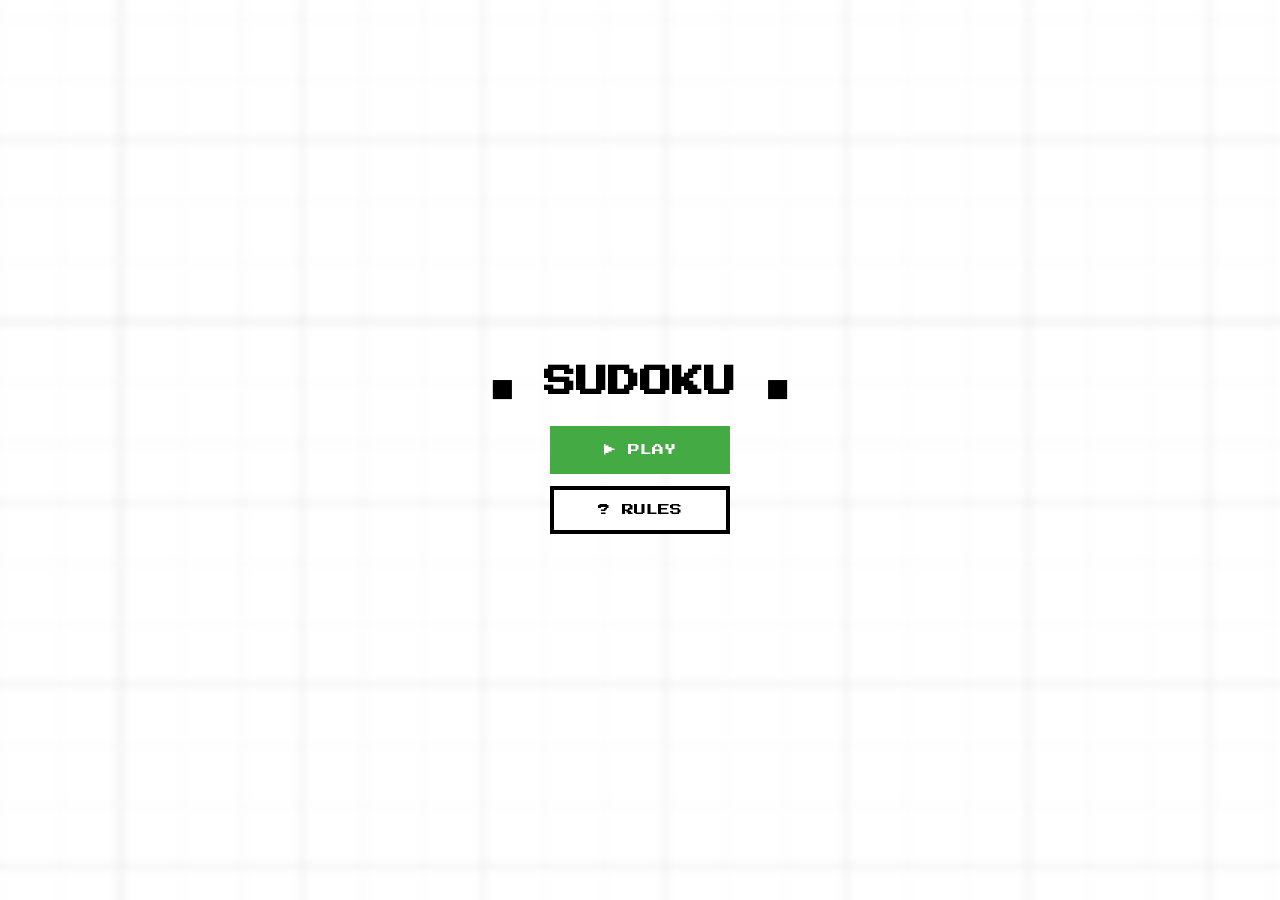
<file: game-sudoku.html>
<!DOCTYPE html>
<html lang="en">
<head>
<meta charset="UTF-8">
<meta name="viewport" content="width=device-width, initial-scale=1.0, user-scalable=no">
<title>■ SUDOKU ■</title>
<link href="https://fonts.googleapis.com/css2?family=Press+Start+2P&display=swap" rel="stylesheet">
<style>
  * { margin: 0; padding: 0; box-sizing: border-box; }
  
  body {
    overflow: hidden;
    background: #fff;
    width: 100vw;
    height: 100vh;
    font-family: 'Press Start 2P', monospace;
    image-rendering: pixelated;
  }
  
  canvas#bg {
    display: block;
    position: fixed;
    top: 0;
    left: 0;
    z-index: 0;
    image-rendering: pixelated;
    image-rendering: crisp-edges;
    filter: blur(4px);
    transform: scale(1.08);
  }
  
  /* White overlay to soften blurred background */
  #bg-overlay {
    position: fixed;
    inset: 0;
    background: rgba(255,255,255,0.5);
    z-index: 1;
  }
  
  /* START SCREEN */
  #start-screen {
    position: fixed;
    inset: 0;
    z-index: 10;
    display: flex;
    flex-direction: column;
    align-items: center;
    justify-content: center;
    padding: 20px;
  }
  
  .start-title {
    font-size: clamp(16px, 5vw, 32px);
    color: #000;
    margin-bottom: 20px;
    text-shadow: 2px 2px 0 #fff, -2px -2px 0 #fff, 2px -2px 0 #fff, -2px 2px 0 #fff;
  }
  
  .video-container {
    width: min(80vw, 320px);
    aspect-ratio: 16/9;
    background: #000;
    border: 4px solid #000;
    margin-bottom: 24px;
    display: flex;
    align-items: center;
    justify-content: center;
    position: relative;
  }
  
  .video-placeholder {
    color: #666;
    font-size: 8px;
    text-align: center;
    padding: 10px;
  }
  
  .video-link {
    position: absolute;
    bottom: -18px;
    font-size: 6px;
    color: #999;
  }
  
  .start-buttons {
    display: flex;
    flex-direction: column;
    gap: 12px;
    align-items: center;
  }
  
  .start-btn {
    padding: 14px 32px;
    font-size: 12px;
    font-family: 'Press Start 2P', monospace;
    border: 4px solid #000;
    cursor: pointer;
    background: #fff;
    color: #000;
    transition: all 0.1s;
    min-width: 180px;
  }
  
  .start-btn:hover {
    background: #000;
    color: #fff;
  }
  
  .start-btn.play-btn {
    background: #4a4;
    color: #fff;
    border-color: #4a4;
  }
  
  .start-btn.play-btn:hover {
    background: #5b5;
  }
  
  /* RULES POPUP */
  .popup-overlay {
    position: fixed;
    inset: 0;
    background: rgba(0,0,0,0.8);
    z-index: 100;
    display: none;
    align-items: center;
    justify-content: center;
    padding: 20px;
  }
  
  .popup-overlay.active {
    display: flex;
  }
  
  .popup {
    background: #fff;
    border: 5px solid #000;
    padding: 24px;
    max-width: 360px;
    width: 100%;
    max-height: 80vh;
    overflow-y: auto;
  }
  
  .popup h2 {
    font-size: 14px;
    margin-bottom: 16px;
    text-align: center;
  }
  
  .popup p {
    font-size: 8px;
    line-height: 2;
    margin-bottom: 12px;
    color: #333;
  }
  
  .popup ul {
    font-size: 8px;
    line-height: 2.2;
    margin-left: 16px;
    margin-bottom: 16px;
    color: #333;
  }
  
  .popup .close-btn {
    display: block;
    width: 100%;
    padding: 12px;
    font-size: 10px;
    font-family: 'Press Start 2P', monospace;
    border: 3px solid #000;
    cursor: pointer;
    background: #000;
    color: #fff;
  }
  
  .popup .close-btn:hover {
    background: #333;
  }
  
  /* GAME SCREEN */
  #game-screen {
    position: fixed;
    inset: 0;
    z-index: 10;
    display: none;
    flex-direction: column;
    align-items: center;
    padding: 12px;
    overflow-y: auto;
  }
  
  #game-screen.active {
    display: flex;
  }
  
  .game-header {
    display: flex;
    align-items: center;
    gap: 8px;
    margin-bottom: 8px;
  }
  
  .game-title {
    font-size: clamp(10px, 3vw, 16px);
    color: #000;
    text-shadow: 1px 1px 0 #fff, -1px -1px 0 #fff;
  }
  
  .pause-btn {
    padding: 6px 10px;
    font-size: 8px;
    font-family: 'Press Start 2P', monospace;
    border: 3px solid #000;
    cursor: pointer;
    background: #f80;
    color: #fff;
    border-color: #f80;
  }
  
  .pause-btn:hover {
    background: #fa0;
  }
  
  .controls {
    display: flex;
    justify-content: center;
    gap: 5px;
    margin-bottom: 8px;
    flex-wrap: wrap;
  }
  
  .btn {
    padding: 7px 10px;
    font-size: 7px;
    font-family: 'Press Start 2P', monospace;
    border: 3px solid #000;
    cursor: pointer;
    background: #fff;
    color: #000;
  }
  
  .btn:hover { background: #eee; }
  .btn.easy-active { background: #4a4; border-color: #4a4; color: #fff; }
  .btn.medium-active { background: #48f; border-color: #48f; color: #fff; }
  .btn.hard-active { background: #a22; border-color: #a22; color: #fff; }
  
  .timer {
    min-width: 70px;
    text-align: center;
    background: #000;
    color: #fff;
    border-color: #000;
  }
  
  .difficulty-info {
    font-size: 7px;
    color: #000;
    margin-bottom: 8px;
    text-shadow: 1px 1px 0 #fff;
  }
  
  .board-wrapper {
    background: #000;
    padding: 2px;
    border: 3px solid #000;
  }
  
  .board {
    display: grid;
    background: #000;
    gap: 1px;
  }
  
  .board.easy {
    grid-template-columns: repeat(4, 1fr);
    width: min(55vw, 200px);
    height: min(55vw, 200px);
  }
  
  .board.medium {
    grid-template-columns: repeat(9, 1fr);
    width: min(75vw, 340px);
    height: min(75vw, 340px);
  }
  
  .board.hard {
    grid-template-columns: repeat(9, 1fr);
    width: min(88vw, 400px);
    height: min(88vw, 400px);
  }
  
  .cell {
    background: #fff;
    display: flex;
    align-items: center;
    justify-content: center;
    cursor: pointer;
    font-family: 'Press Start 2P', monospace;
    color: #000;
    position: relative;
    aspect-ratio: 1;
  }
  
  .board.easy .cell { font-size: clamp(14px, 5vw, 28px); }
  .board.medium .cell { font-size: clamp(10px, 3.5vw, 18px); }
  .board.hard .cell { font-size: clamp(12px, 4vw, 22px); }
  
  .cell.selected { background: #000; color: #fff; }
  .cell.hint-cell { background: #4a4; color: #fff; animation: pulse 0.5s ease-in-out 3; }
  .cell.same-number { background: #666; color: #fff; }
  .cell.highlighted { background: #ccc; }
  .cell.error { color: #f00 !important; }
  
  /* Easy mode borders (2x2 boxes) */
  .board.easy .cell.border-right-easy { border-right: 3px solid #000; }
  .board.easy .cell.border-bottom-easy { border-bottom: 3px solid #000; }
  
  /* Normal mode borders (3x3 boxes) */
  .cell.border-right { border-right: 2px solid #000; }
  .cell.border-bottom { border-bottom: 2px solid #000; }
  
  @keyframes pulse {
    0%, 100% { background: #4a4; }
    50% { background: #6c6; }
  }
  
  .numpad {
    margin-top: 10px;
    width: 100%;
    max-width: min(88vw, 400px);
  }
  
  .numpad-grid {
    display: grid;
    gap: 3px;
  }
  
  .numpad-grid.easy { grid-template-columns: repeat(4, 1fr); }
  .numpad-grid.normal { grid-template-columns: repeat(9, 1fr); }
  
  .num-btn {
    aspect-ratio: 1;
    font-size: clamp(10px, 3vw, 16px);
    font-family: 'Press Start 2P', monospace;
    border: 3px solid #000;
    cursor: pointer;
    background: #fff;
    color: #000;
    position: relative;
  }
  
  .num-btn:hover:not(:disabled) { background: #ddd; }
  .num-btn:disabled { background: #888; color: #444; cursor: default; border-color: #888; }
  
  .num-btn .remaining {
    position: absolute;
    top: 1px;
    right: 2px;
    font-size: 5px;
    color: #666;
  }
  
  .actions {
    margin-top: 8px;
    display: grid;
    grid-template-columns: repeat(6, 1fr);
    gap: 3px;
    width: 100%;
    max-width: min(88vw, 400px);
  }
  
  .action-btn {
    padding: 10px 2px;
    font-size: 6px;
    font-family: 'Press Start 2P', monospace;
    border: 3px solid #000;
    cursor: pointer;
    background: #fff;
    color: #000;
  }
  
  .action-btn:hover:not(:disabled) { background: #ddd; }
  .action-btn.active { background: #000; color: #fff; }
  .action-btn:disabled { background: #ccc; color: #888; cursor: default; }
  .action-btn.hint-btn { background: #4a4; color: #fff; border-color: #4a4; }
  .action-btn.hint-btn:hover { background: #5b5; }
  .action-btn.home-btn { background: #666; color: #fff; border-color: #666; }
  
  /* PAUSE POPUP */
  .pause-popup {
    text-align: center;
  }
  
  .pause-popup h2 {
    margin-bottom: 20px;
  }
  
  .pause-popup .pause-buttons {
    display: flex;
    flex-direction: column;
    gap: 10px;
  }
  
  .pause-popup .pause-btn-item {
    padding: 12px 20px;
    font-size: 9px;
    font-family: 'Press Start 2P', monospace;
    border: 3px solid #000;
    cursor: pointer;
    background: #fff;
    color: #000;
  }
  
  .pause-popup .pause-btn-item:hover {
    background: #eee;
  }
  
  .pause-popup .resume-btn {
    background: #4a4;
    color: #fff;
    border-color: #4a4;
  }
  
  /* WIN POPUP */
  .win-popup {
    text-align: center;
  }
  
  .win-popup .stars {
    font-size: 20px;
    margin-bottom: 12px;
  }
  
  .win-popup h2 {
    margin-bottom: 8px;
  }
  
  .win-popup .win-buttons {
    display: flex;
    gap: 8px;
    justify-content: center;
    flex-wrap: wrap;
    margin-top: 16px;
  }
  
  .win-popup .win-btn {
    padding: 10px 14px;
    font-size: 7px;
    font-family: 'Press Start 2P', monospace;
    border: 3px solid #000;
    cursor: pointer;
  }
  
  .hidden { display: none !important; }
</style>
</head>
<body>

<!-- BACKGROUND CANVAS -->
<canvas id="bg"></canvas>
<div id="bg-overlay"></div>

<!-- START SCREEN -->
<div id="start-screen">
  <h1 class="start-title">■ SUDOKU ■</h1>
  
  <div class="start-buttons">
    <button class="start-btn play-btn" onclick="startGame()">▶ PLAY</button>
    <button class="start-btn" onclick="showRules()">? RULES</button>
  </div>
</div>

<!-- RULES POPUP -->
<div id="rules-popup" class="popup-overlay">
  <div class="popup">
    <h2>■ HOW TO PLAY ■</h2>
    <p>Fill the grid so that every row, column, and box contains each number exactly once.</p>
    <ul>
      <li><b>EASY:</b> 4×4 grid with numbers 1-4</li>
      <li><b>MEDIUM:</b> 9×9 grid, ~35 clues</li>
      <li><b>HARD:</b> 9×9 grid, only 18 clues!</li>
    </ul>
    <p><b>CONTROLS:</b></p>
    <ul>
      <li>TAP a cell to select it</li>
      <li>TAP a number to fill it in</li>
      <li>HINT solves the next step</li>
      <li>NOTE mode for pencil marks</li>
      <li>DEL to erase a cell</li>
    </ul>
    <p><b>KEYBOARD:</b></p>
    <ul>
      <li>Arrow keys to move</li>
      <li>1-9 to enter numbers</li>
      <li>Backspace to erase</li>
      <li>H for hint</li>
    </ul>
    <button class="close-btn" onclick="hideRules()">GOT IT!</button>
  </div>
</div>

<!-- PAUSE POPUP -->
<div id="pause-popup" class="popup-overlay">
  <div class="popup pause-popup">
    <h2>■ PAUSED ■</h2>
    <div class="pause-buttons">
      <button class="pause-btn-item resume-btn" onclick="resumeGame()">▶ RESUME</button>
      <button class="pause-btn-item" onclick="restartGame()">↺ RESTART</button>
      <button class="pause-btn-item" onclick="goHome()">⌂ MAIN MENU</button>
    </div>
  </div>
</div>

<!-- WIN POPUP -->
<div id="win-popup" class="popup-overlay">
  <div class="popup win-popup">
    <div class="stars" id="win-stars">★ ★ ★</div>
    <h2>VICTORY!</h2>
    <p id="win-mode">HARD MODE</p>
    <p id="win-time">TIME: 00:00</p>
    <div class="win-buttons">
      <button class="win-btn" style="background:#4a4;color:#fff;border-color:#4a4" onclick="newGame('easy')">EASY</button>
      <button class="win-btn" style="background:#48f;color:#fff;border-color:#48f" onclick="newGame('medium')">MEDIUM</button>
      <button class="win-btn" style="background:#a22;color:#fff;border-color:#a22" onclick="newGame('hard')">HARD</button>
    </div>
  </div>
</div>

<!-- GAME SCREEN -->
<div id="game-screen">
  <div class="game-header">
    <h1 class="game-title">■ SUDOKU ■</h1>
    <button class="pause-btn" onclick="pauseGame()">❚❚</button>
  </div>
  
  <div class="controls">
    <button class="btn easy-active" id="btn-easy" onclick="newGame('easy')">EASY</button>
    <button class="btn" id="btn-medium" onclick="newGame('medium')">MEDIUM</button>
    <button class="btn" id="btn-hard" onclick="newGame('hard')">HARD</button>
    <div class="btn timer" id="timer">00:00</div>
  </div>
  
  <div class="difficulty-info" id="difficulty-info">EASY | 12 LEFT</div>
  
  <div class="board-wrapper">
    <div class="board easy" id="board"></div>
  </div>
  
  <div class="numpad">
    <div class="numpad-grid easy" id="numpad"></div>
  </div>
  
  <div class="actions">
    <button class="action-btn" id="undo-btn" onclick="handleUndo()" disabled>UNDO</button>
    <button class="action-btn" onclick="handleErase()">DEL</button>
    <button class="action-btn" id="note-btn" onclick="toggleNoteMode()">NOTE</button>
    <button class="action-btn hint-btn" onclick="handleHint()">HINT</button>
    <button class="action-btn" onclick="newGame(currentDifficulty)">NEW</button>
    <button class="action-btn home-btn" onclick="goHome()">HOME</button>
  </div>
</div>

<script>
// ============== BACKGROUND ANIMATION ==============
const canvas = document.getElementById('bg');
const ctx = canvas.getContext('2d');
ctx.imageSmoothingEnabled = false;

const CELL = 56;
const SCROLL_SPEED = 0.35;
const PIXEL = 4;

const DIGITS = {
  1:[[0,1,1,0,0],[0,0,1,0,0],[0,0,1,0,0],[0,0,1,0,0],[0,0,1,0,0],[0,0,1,0,0],[1,1,1,1,1]],
  2:[[0,1,1,1,0],[1,0,0,0,1],[0,0,0,0,1],[0,0,1,1,0],[0,1,0,0,0],[1,0,0,0,0],[1,1,1,1,1]],
  3:[[1,1,1,1,0],[0,0,0,0,1],[0,0,0,0,1],[0,1,1,1,0],[0,0,0,0,1],[0,0,0,0,1],[1,1,1,1,0]],
  4:[[0,0,0,1,0],[0,0,1,1,0],[0,1,0,1,0],[1,0,0,1,0],[1,1,1,1,1],[0,0,0,1,0],[0,0,0,1,0]],
  5:[[1,1,1,1,1],[1,0,0,0,0],[1,0,0,0,0],[1,1,1,1,0],[0,0,0,0,1],[0,0,0,0,1],[1,1,1,1,0]],
  6:[[0,1,1,1,0],[1,0,0,0,0],[1,0,0,0,0],[1,1,1,1,0],[1,0,0,0,1],[1,0,0,0,1],[0,1,1,1,0]],
  7:[[1,1,1,1,1],[0,0,0,0,1],[0,0,0,1,0],[0,0,0,1,0],[0,0,1,0,0],[0,0,1,0,0],[0,0,1,0,0]],
  8:[[0,1,1,1,0],[1,0,0,0,1],[1,0,0,0,1],[0,1,1,1,0],[1,0,0,0,1],[1,0,0,0,1],[0,1,1,1,0]],
  9:[[0,1,1,1,0],[1,0,0,0,1],[1,0,0,0,1],[0,1,1,1,1],[0,0,0,0,1],[0,0,0,0,1],[0,1,1,1,0]],
};

function drawPixelDigit(num, cx, cy, alpha) {
  const bmp = DIGITS[num];
  if (!bmp || alpha < 0.005) return;
  const sx = Math.floor(cx - (5 * PIXEL) / 2);
  const sy = Math.floor(cy - (7 * PIXEL) / 2);
  ctx.fillStyle = `rgba(0,0,0,${alpha.toFixed(3)})`;
  for (let r = 0; r < 7; r++)
    for (let c = 0; c < 5; c++)
      if (bmp[r][c])
        ctx.fillRect(sx + c * PIXEL, sy + r * PIXEL, PIXEL, PIXEL);
}

function seededRand(seed) {
  let s = (seed ^ (seed << 13)) >>> 0;
  s = (s ^ (s >> 17)) >>> 0;
  s = (s ^ (s << 5)) >>> 0;
  return s / 0xFFFFFFFF;
}

const FADE_DUR = 60, HOLD_DUR = 90, GAP_DUR = 40, MAX_ALPHA = 0.28;
let W, H, cols, rows, bgCells;
let offX = 0, offY = 0;

function makeOrder(seed) {
  const arr = [1,2,3,4,5,6,7,8,9];
  for (let i = 8; i > 0; i--) {
    const j = Math.floor(seededRand(seed + i * 17) * (i + 1));
    [arr[i], arr[j]] = [arr[j], arr[i]];
  }
  return arr;
}

function initBgCells() {
  bgCells = [];
  for (let r = 0; r < rows + 4; r++) {
    const row = [];
    for (let c = 0; c < cols + 4; c++) {
      const seed = r * 97 + c * 53 + 7;
      const show = seededRand(seed + 900) > 0.12;
      const startFrame = Math.floor(seededRand(seed + 200) * 300);
      const order = makeOrder(seed);
      const startIdx = Math.floor(seededRand(seed + 500) * 9);
      row.push({ show, order, idx: startIdx, num: order[startIdx], frame: -startFrame, phase: 'gap', alpha: 0 });
    }
    bgCells.push(row);
  }
}

function resize() {
  W = canvas.width = window.innerWidth;
  H = canvas.height = window.innerHeight;
  cols = Math.ceil(W / CELL) + 4;
  rows = Math.ceil(H / CELL) + 4;
  initBgCells();
}

function updateBgCell(cell) {
  cell.frame++;
  if (cell.phase === 'gap') {
    cell.alpha = 0;
    if (cell.frame >= GAP_DUR) {
      cell.idx = (cell.idx + 1) % 9;
      cell.num = cell.order[cell.idx];
      cell.frame = 0;
      cell.phase = 'fadein';
    }
  } else if (cell.phase === 'fadein') {
    cell.alpha = Math.min(cell.frame / FADE_DUR, 1) * MAX_ALPHA;
    if (cell.frame >= FADE_DUR) { cell.frame = 0; cell.phase = 'hold'; }
  } else if (cell.phase === 'hold') {
    cell.alpha = MAX_ALPHA;
    if (cell.frame >= HOLD_DUR) { cell.frame = 0; cell.phase = 'fadeout'; }
  } else if (cell.phase === 'fadeout') {
    cell.alpha = (1 - Math.min(cell.frame / FADE_DUR, 1)) * MAX_ALPHA;
    if (cell.frame >= FADE_DUR) { cell.frame = 0; cell.phase = 'gap'; }
  }
}

function drawBg() {
  ctx.clearRect(0, 0, W, H);
  ctx.fillStyle = '#fff';
  ctx.fillRect(0, 0, W, H);

  const sx = -(offX % CELL), sy = -(offY % CELL);

  ctx.fillStyle = 'rgba(0,0,0,0.07)';
  for (let x = sx; x < W + CELL; x += CELL) ctx.fillRect(Math.round(x), 0, 1, H);
  for (let y = sy; y < H + CELL; y += CELL) ctx.fillRect(0, Math.round(y), W, 1);

  ctx.fillStyle = 'rgba(0,0,0,0.18)';
  const bs = CELL * 3, bsx = -(offX % bs), bsy = -(offY % bs);
  for (let x = bsx; x < W + bs; x += bs) ctx.fillRect(Math.round(x) - 1, 0, 2, H);
  for (let y = bsy; y < H + bs; y += bs) ctx.fillRect(0, Math.round(y) - 1, W, 2);

  if (!bgCells || !bgCells.length) return;
  const cr = bgCells.length, cc = bgCells[0].length;
  for (let r = 0; r <= rows + 1; r++) {
    for (let c = 0; c <= cols + 1; c++) {
      const gr = (r + Math.floor(offY / CELL) % cr + cr * 100) % cr;
      const gc = (c + Math.floor(offX / CELL) % cc + cc * 100) % cc;
      const cell = bgCells[gr][gc];
      if (!cell.show) continue;
      updateBgCell(cell);
      if (cell.alpha < 0.005) continue;
      const px = c * CELL + sx + CELL / 2;
      const py = r * CELL + sy + CELL / 2;
      drawPixelDigit(cell.num, px, py, cell.alpha);
    }
  }
}

function animateBg() {
  offX = (offX + SCROLL_SPEED) % (CELL * (cols + 4));
  offY = (offY + SCROLL_SPEED * 0.55) % (CELL * (rows + 4));
  drawBg();
  requestAnimationFrame(animateBg);
}

window.addEventListener('resize', resize);
resize();
animateBg();

// ============== SUDOKU ENGINE ==============
const SudokuEngine = {
  isValid: (board, row, col, num, size) => {
    const boxSize = size === 4 ? 2 : 3;
    for (let x = 0; x < size; x++) {
      if (board[row][x] === num) return false;
      if (board[x][col] === num) return false;
    }
    const startRow = Math.floor(row / boxSize) * boxSize;
    const startCol = Math.floor(col / boxSize) * boxSize;
    for (let i = 0; i < boxSize; i++) {
      for (let j = 0; j < boxSize; j++) {
        if (board[startRow + i][startCol + j] === num) return false;
      }
    }
    return true;
  },

  getPossible: (board, row, col, size) => {
    if (board[row][col] !== 0) return [];
    const possible = [];
    for (let num = 1; num <= size; num++) {
      if (SudokuEngine.isValid(board, row, col, num, size)) possible.push(num);
    }
    return possible;
  },

  findNextMove: (board, solution, size) => {
    const boxSize = size === 4 ? 2 : 3;
    
    // Strategy 1: Naked singles
    let bestCell = null;
    let minPossible = size + 1;
    
    for (let row = 0; row < size; row++) {
      for (let col = 0; col < size; col++) {
        if (board[row][col] === 0) {
          const possible = SudokuEngine.getPossible(board, row, col, size);
          if (possible.length === 1) {
            return { row, col, num: possible[0] };
          }
          if (possible.length > 0 && possible.length < minPossible) {
            minPossible = possible.length;
            bestCell = { row, col };
          }
        }
      }
    }

    // Strategy 2: Hidden singles in rows
    for (let num = 1; num <= size; num++) {
      for (let row = 0; row < size; row++) {
        const positions = [];
        for (let col = 0; col < size; col++) {
          if (board[row][col] === 0 && SudokuEngine.isValid(board, row, col, num, size)) {
            positions.push({ row, col });
          }
        }
        if (positions.length === 1) {
          return { row: positions[0].row, col: positions[0].col, num };
        }
      }
    }

    // Strategy 3: Hidden singles in columns
    for (let num = 1; num <= size; num++) {
      for (let col = 0; col < size; col++) {
        const positions = [];
        for (let row = 0; row < size; row++) {
          if (board[row][col] === 0 && SudokuEngine.isValid(board, row, col, num, size)) {
            positions.push({ row, col });
          }
        }
        if (positions.length === 1) {
          return { row: positions[0].row, col: positions[0].col, num };
        }
      }
    }

    // Strategy 4: Hidden singles in boxes
    for (let num = 1; num <= size; num++) {
      for (let boxRow = 0; boxRow < size / boxSize; boxRow++) {
        for (let boxCol = 0; boxCol < size / boxSize; boxCol++) {
          const positions = [];
          const startRow = boxRow * boxSize;
          const startCol = boxCol * boxSize;
          for (let i = 0; i < boxSize; i++) {
            for (let j = 0; j < boxSize; j++) {
              const r = startRow + i;
              const c = startCol + j;
              if (board[r][c] === 0 && SudokuEngine.isValid(board, r, c, num, size)) {
                positions.push({ row: r, col: c });
              }
            }
          }
          if (positions.length === 1) {
            return { row: positions[0].row, col: positions[0].col, num };
          }
        }
      }
    }

    // Fallback: Use solution
    if (bestCell) {
      return { row: bestCell.row, col: bestCell.col, num: solution[bestCell.row][bestCell.col] };
    }

    // Last resort
    for (let row = 0; row < size; row++) {
      for (let col = 0; col < size; col++) {
        if (board[row][col] === 0) {
          return { row, col, num: solution[row][col] };
        }
      }
    }

    return null;
  },

  solve: (board, size) => {
    const newBoard = board.map(row => [...row]);
    const solveHelper = (b) => {
      for (let row = 0; row < size; row++) {
        for (let col = 0; col < size; col++) {
          if (b[row][col] === 0) {
            for (let num = 1; num <= size; num++) {
              if (SudokuEngine.isValid(b, row, col, num, size)) {
                b[row][col] = num;
                if (solveHelper(b)) return true;
                b[row][col] = 0;
              }
            }
            return false;
          }
        }
      }
      return true;
    };
    solveHelper(newBoard);
    return newBoard;
  },

  generateComplete: (size) => {
    const board = Array(size).fill(null).map(() => Array(size).fill(0));
    const boxSize = size === 4 ? 2 : 3;
    
    const fillBox = (startRow, startCol) => {
      const nums = [];
      for (let i = 1; i <= size; i++) nums.push(i);
      for (let i = 0; i < boxSize; i++) {
        for (let j = 0; j < boxSize; j++) {
          const idx = Math.floor(Math.random() * nums.length);
          board[startRow + i][startCol + j] = nums[idx];
          nums.splice(idx, 1);
        }
      }
    };
    
    for (let i = 0; i < size; i += boxSize) fillBox(i, i);
    
    // FIXED: Return the solved board (solve() returns a new array)
    const solvedBoard = SudokuEngine.solve(board, size);
    return solvedBoard;
  },

  generatePuzzle: (difficulty) => {
    let size, targetClues;
    if (difficulty === 'easy') { 
      size = 4; 
      targetClues = 12; // 4x4=16, show 12, fill 4
    } else if (difficulty === 'medium') { 
      size = 9; 
      targetClues = 35; // 9x9=81, show 35, fill 46
    } else { 
      size = 9; 
      targetClues = 18; // Hard: only 18 shown
    }

    const complete = SudokuEngine.generateComplete(size);
    const solution = complete.map(row => [...row]);
    const puzzle = complete.map(row => [...row]);
    const total = size * size;
    const cellsToRemove = total - targetClues;

    const positions = [];
    for (let i = 0; i < size; i++) {
      for (let j = 0; j < size; j++) positions.push([i, j]);
    }
    for (let i = positions.length - 1; i > 0; i--) {
      const j = Math.floor(Math.random() * (i + 1));
      [positions[i], positions[j]] = [positions[j], positions[i]];
    }

    let removed = 0;
    for (const [row, col] of positions) {
      if (removed >= cellsToRemove) break;
      puzzle[row][col] = 0;
      removed++;
    }

    return { puzzle, solution, size };
  }
};

// ============== GAME STATE ==============
let board = [], solution = [], initial = [], selected = null;
let currentDifficulty = 'easy', gridSize = 4;
let errors = new Set(), won = false, paused = false;
let timer = 0, timerInterval = null;
let notes = {}, noteMode = false, history = [];
let hintCell = null;

function startGame() {
  document.getElementById('start-screen').classList.add('hidden');
  document.getElementById('game-screen').classList.add('active');
  newGame('easy');
}

function showRules() {
  document.getElementById('rules-popup').classList.add('active');
}

function hideRules() {
  document.getElementById('rules-popup').classList.remove('active');
}

function pauseGame() {
  if (won) return;
  paused = true;
  clearInterval(timerInterval);
  document.getElementById('pause-popup').classList.add('active');
}

function resumeGame() {
  paused = false;
  document.getElementById('pause-popup').classList.remove('active');
  startTimer();
}

function restartGame() {
  document.getElementById('pause-popup').classList.remove('active');
  newGame(currentDifficulty);
}

function goHome() {
  document.getElementById('pause-popup').classList.remove('active');
  document.getElementById('win-popup').classList.remove('active');
  document.getElementById('game-screen').classList.remove('active');
  document.getElementById('start-screen').classList.remove('hidden');
  clearInterval(timerInterval);
}

function newGame(diff) {
  clearInterval(timerInterval);
  document.getElementById('win-popup').classList.remove('active');
  
  const { puzzle, solution: sol, size } = SudokuEngine.generatePuzzle(diff);
  board = puzzle.map(row => [...row]);
  solution = sol;
  initial = puzzle.map(row => row.map(cell => cell !== 0));
  gridSize = size;
  currentDifficulty = diff;
  selected = null;
  errors = new Set();
  won = false;
  paused = false;
  timer = 0;
  notes = {};
  noteMode = false;
  history = [];
  hintCell = null;

  updateDifficultyButtons();
  renderBoard();
  renderNumpad();
  updateInfo();
  startTimer();
}

function startTimer() {
  clearInterval(timerInterval);
  timerInterval = setInterval(() => {
    if (!paused && !won) {
      timer++;
      document.getElementById('timer').textContent = formatTime(timer);
    }
  }, 1000);
}

function formatTime(s) {
  const m = Math.floor(s / 60), sec = s % 60;
  return `${m.toString().padStart(2, '0')}:${sec.toString().padStart(2, '0')}`;
}

function updateDifficultyButtons() {
  document.getElementById('btn-easy').className = `btn ${currentDifficulty === 'easy' ? 'easy-active' : ''}`;
  document.getElementById('btn-medium').className = `btn ${currentDifficulty === 'medium' ? 'medium-active' : ''}`;
  document.getElementById('btn-hard').className = `btn ${currentDifficulty === 'hard' ? 'hard-active' : ''}`;
}

function updateInfo() {
  const filled = board.flat().filter(n => n !== 0).length;
  const remaining = gridSize * gridSize - filled;
  document.getElementById('difficulty-info').textContent = `${currentDifficulty.toUpperCase()} | ${remaining} LEFT`;
}

function renderBoard() {
  const boardEl = document.getElementById('board');
  boardEl.className = `board ${currentDifficulty}`;
  boardEl.innerHTML = '';
  
  const boxSize = gridSize === 4 ? 2 : 3;
  
  for (let row = 0; row < gridSize; row++) {
    for (let col = 0; col < gridSize; col++) {
      const cell = document.createElement('div');
      cell.className = getCellClass(row, col, boxSize);
      cell.dataset.row = row;
      cell.dataset.col = col;
      cell.onclick = () => selectCell(row, col);
      
      if (board[row][col] !== 0) {
        cell.textContent = board[row][col];
      } else {
        const cellNotes = notes[`${row}-${col}`];
        if (cellNotes && cellNotes.size > 0) {
          const notesDiv = document.createElement('div');
          notesDiv.style.cssText = 'position:absolute;inset:1px;display:grid;grid-template-columns:repeat(3,1fr);font-size:5px;color:#666;';
          for (let n = 1; n <= gridSize; n++) {
            const noteSpan = document.createElement('span');
            noteSpan.style.cssText = 'display:flex;align-items:center;justify-content:center;';
            noteSpan.textContent = cellNotes.has(n) ? n : '';
            notesDiv.appendChild(noteSpan);
          }
          cell.appendChild(notesDiv);
        }
      }
      
      boardEl.appendChild(cell);
    }
  }
}

function getCellClass(row, col, boxSize) {
  const classes = ['cell'];
  const isSelected = selected && selected[0] === row && selected[1] === col;
  const isHighlighted = selected && (selected[0] === row || selected[1] === col || 
    (Math.floor(selected[0] / boxSize) === Math.floor(row / boxSize) && 
     Math.floor(selected[1] / boxSize) === Math.floor(col / boxSize)));
  const isSameNumber = selected && board[selected[0]]?.[selected[1]] !== 0 && 
    board[row][col] === board[selected[0]][selected[1]];
  const isError = errors.has(`${row}-${col}`);
  const isHint = hintCell === `${row}-${col}`;

  if (isHint) classes.push('hint-cell');
  else if (isSelected) classes.push('selected');
  else if (isSameNumber) classes.push('same-number');
  else if (isHighlighted) classes.push('highlighted');
  
  if (isError) classes.push('error');
  
  if (gridSize === 4) {
    if (col === 1) classes.push('border-right-easy');
    if (row === 1) classes.push('border-bottom-easy');
  } else {
    if (col % 3 === 2 && col !== 8) classes.push('border-right');
    if (row % 3 === 2 && row !== 8) classes.push('border-bottom');
  }

  return classes.join(' ');
}

function renderNumpad() {
  const numpad = document.getElementById('numpad');
  numpad.className = `numpad-grid ${gridSize === 4 ? 'easy' : 'normal'}`;
  numpad.innerHTML = '';
  
  for (let num = 1; num <= gridSize; num++) {
    const count = board.flat().filter(n => n === num).length;
    const remaining = gridSize - count;
    
    const btn = document.createElement('button');
    btn.className = 'num-btn';
    btn.disabled = remaining === 0;
    btn.onclick = () => handleNumber(num);
    btn.textContent = num;
    
    if (remaining > 0) {
      const rem = document.createElement('span');
      rem.className = 'remaining';
      rem.textContent = remaining;
      btn.appendChild(rem);
    }
    
    numpad.appendChild(btn);
  }
}

function selectCell(row, col) {
  selected = [row, col];
  renderBoard();
}

function handleNumber(num) {
  if (!selected || won || paused) return;
  const [row, col] = selected;
  if (initial[row][col]) return;

  if (noteMode) {
    const key = `${row}-${col}`;
    const currentNotes = notes[key] || new Set();
    const newNotes = new Set(currentNotes);
    if (newNotes.has(num)) newNotes.delete(num);
    else newNotes.add(num);
    notes[key] = newNotes;
  } else {
    history.push({ board: board.map(r => [...r]), notes: JSON.parse(JSON.stringify(Object.fromEntries(Object.entries(notes).map(([k, v]) => [k, [...v]])))) });
    board[row][col] = num;
    delete notes[`${row}-${col}`];
    checkErrors();
    if (checkWin()) {
      won = true;
      clearInterval(timerInterval);
      showWin();
    }
  }
  
  renderBoard();
  renderNumpad();
  updateInfo();
  document.getElementById('undo-btn').disabled = history.length === 0;
}

function handleErase() {
  if (!selected || won || paused) return;
  const [row, col] = selected;
  if (initial[row][col]) return;

  history.push({ board: board.map(r => [...r]), notes: JSON.parse(JSON.stringify(Object.fromEntries(Object.entries(notes).map(([k, v]) => [k, [...v]])))) });
  board[row][col] = 0;
  delete notes[`${row}-${col}`];
  checkErrors();
  renderBoard();
  renderNumpad();
  updateInfo();
  document.getElementById('undo-btn').disabled = history.length === 0;
}

function handleUndo() {
  if (history.length === 0 || won || paused) return;
  const prev = history.pop();
  board = prev.board;
  notes = {};
  for (const [k, v] of Object.entries(prev.notes)) {
    notes[k] = new Set(v);
  }
  checkErrors();
  renderBoard();
  renderNumpad();
  updateInfo();
  document.getElementById('undo-btn').disabled = history.length === 0;
}

function toggleNoteMode() {
  noteMode = !noteMode;
  document.getElementById('note-btn').className = `action-btn ${noteMode ? 'active' : ''}`;
  document.getElementById('note-btn').textContent = noteMode ? 'NOTE*' : 'NOTE';
}

function handleHint() {
  if (won || paused) return;
  
  // Find any empty cell and use solution directly for reliability
  let emptyCell = null;
  for (let row = 0; row < gridSize; row++) {
    for (let col = 0; col < gridSize; col++) {
      if (board[row][col] === 0) {
        emptyCell = { row, col };
        break;
      }
    }
    if (emptyCell) break;
  }
  
  if (!emptyCell) return; // No empty cells
  
  // Try logical move first
  const move = SudokuEngine.findNextMove(board, solution, gridSize);
  
  // Use logical move if found, otherwise use first empty cell with solution
  const { row, col } = move || emptyCell;
  const num = solution[row][col];
  
  if (!num || num === 0) return; // Safety check
  
  history.push({ board: board.map(r => [...r]), notes: JSON.parse(JSON.stringify(Object.fromEntries(Object.entries(notes).map(([k, v]) => [k, [...v]])))) });
  board[row][col] = num;
  delete notes[`${row}-${col}`];
  selected = [row, col];
  hintCell = `${row}-${col}`;
  
  checkErrors();
  renderBoard();
  renderNumpad();
  updateInfo();
  document.getElementById('undo-btn').disabled = history.length === 0;
  
  setTimeout(() => {
    hintCell = null;
    renderBoard();
  }, 1500);
  
  if (checkWin()) {
    won = true;
    clearInterval(timerInterval);
    showWin();
  }
}

function checkErrors() {
  errors = new Set();
  for (let row = 0; row < gridSize; row++) {
    for (let col = 0; col < gridSize; col++) {
      const num = board[row][col];
      if (num === 0) continue;
      board[row][col] = 0;
      if (!SudokuEngine.isValid(board, row, col, num, gridSize)) {
        errors.add(`${row}-${col}`);
      }
      board[row][col] = num;
    }
  }
}

function checkWin() {
  for (let row = 0; row < gridSize; row++) {
    for (let col = 0; col < gridSize; col++) {
      if (board[row][col] !== solution[row][col]) return false;
    }
  }
  return true;
}

function showWin() {
  const stars = currentDifficulty === 'easy' ? '★' : currentDifficulty === 'medium' ? '★ ★' : '★ ★ ★';
  document.getElementById('win-stars').textContent = stars;
  document.getElementById('win-mode').textContent = currentDifficulty.toUpperCase() + ' MODE';
  document.getElementById('win-time').textContent = 'TIME: ' + formatTime(timer);
  document.getElementById('win-popup').classList.add('active');
}

// Keyboard controls
document.addEventListener('keydown', (e) => {
  if (!document.getElementById('start-screen').classList.contains('hidden')) return;
  if (paused) return;
  
  if (e.key >= '1' && e.key <= String(gridSize)) {
    handleNumber(parseInt(e.key));
  } else if (e.key === 'Backspace' || e.key === 'Delete') {
    handleErase();
  } else if (e.key === 'z' && (e.ctrlKey || e.metaKey)) {
    handleUndo();
  } else if (e.key === 'h' || e.key === 'H') {
    handleHint();
  } else if (e.key === 'Escape') {
    if (won) return;
    pauseGame();
  } else if (selected) {
    const [row, col] = selected;
    if (e.key === 'ArrowUp' && row > 0) selectCell(row - 1, col);
    if (e.key === 'ArrowDown' && row < gridSize - 1) selectCell(row + 1, col);
    if (e.key === 'ArrowLeft' && col > 0) selectCell(row, col - 1);
    if (e.key === 'ArrowRight' && col < gridSize - 1) selectCell(row, col + 1);
  }
});
</script>
</body>
</html>
</file>
<file: style.css>
/* ════════════════════════════════════════════════════════════════
   TWO HALVES, ONE ROOM
   Layout: a black lane (engineer) and a vermilion lane (creator)
   scroll past each other across a seam, then swing open into the side
   walls of one gallery room hung with the same posters.
   Look: Swiss poster. Flat colour fields, heavy grotesk cropped at
   the edges, halftone numerals, square corners, no shadows.
   ════════════════════════════════════════════════════════════════ */
:root{
  /* colour: five fields and their inks */
  --black:#0C0C0D; --black-2:#19191B;
  --paper:#F3F1EC; --paper-2:#E4E1DA;
  --red:#F23A1D;                          /* vermilion: the creator half; black is the engineer half */
  --grey:#8C8A85; --grey-d:#5C5B58;
  --line-d:rgba(243,241,236,.16); --line-l:rgba(12,12,13,.16);
  /* type */
  --f-poster:"Archivo", "Helvetica Neue", Arial, sans-serif;     /* set with wdth + wght */
  --f-sans:"Geist", "Helvetica Neue", Arial, system-ui, sans-serif;
  --f-mono:"Geist Mono", ui-monospace, "SFMono-Regular", Menlo, monospace;
  /* scale: 11 · 13 · 15 · 20 · 28 · 48 · 96 */
  --seam:0px;
  color-scheme:dark;
}
*,*::before,*::after{box-sizing:border-box}
[hidden]{display:none!important}
html{-webkit-text-size-adjust:100%}
body{margin:0;background:var(--black);color:var(--paper);font:400 16px/1.55 var(--f-sans);-webkit-font-smoothing:antialiased;text-rendering:optimizeLegibility}
img{max-width:100%;display:block}
a{color:inherit}
button{font:inherit;color:inherit}
:focus-visible{outline:2px solid var(--red);outline-offset:2px}
.skip{position:fixed;left:16px;top:-60px;z-index:100;background:var(--paper);color:var(--black);padding:8px 12px}
.skip:focus{top:16px}
kbd{font:500 11px/1 var(--f-mono);border:1px solid currentColor;padding:2px 4px}
.mono{font-family:var(--f-mono);font-size:.92em}
.kick{font:500 12px/1.3 var(--f-mono);letter-spacing:.06em;text-transform:uppercase;margin:0}
.poster{font-family:var(--f-poster);font-stretch:62%;font-weight:900;text-transform:uppercase;line-height:.82;letter-spacing:-.02em}

/* the mark: two blocks, one per half */
.mark{display:inline-flex;width:24px;height:24px;flex:none}
.mark i{flex:1;background:var(--paper)}
.mark i + i{background:var(--red)}

/* ── buttons ──────────────────────────────────────────────── */
.btn{display:inline-flex;align-items:center;gap:8px;height:40px;padding:0 16px;border:1.5px solid currentColor;border-radius:0;background:transparent;
  font:600 13px/1 var(--f-sans);letter-spacing:.01em;text-decoration:none;cursor:pointer;white-space:nowrap;transition:background .12s,color .12s}
.btn:hover{background:var(--paper);color:var(--black);border-color:var(--paper)}
.btn-solid{background:var(--paper);color:var(--black);border-color:var(--paper)}
.btn-solid:hover{background:var(--red);border-color:var(--red);color:var(--paper)}
.btn-sm{height:34px;padding:0 12px;font-size:12.5px}
.btn[disabled]{opacity:.35;cursor:default}
.pill{display:inline-flex;align-items:center;gap:8px;height:36px;padding:0 12px;border:0;background:var(--black);color:var(--paper);
  font:500 12px/1 var(--f-mono);letter-spacing:.02em;cursor:pointer;white-space:nowrap}
.pill:hover{background:var(--paper);color:var(--black)}
.pill[aria-pressed="true"]{background:var(--red);color:var(--paper)}
.pill-l{opacity:.6}
.linkish{background:none;border:0;padding:0;text-decoration:underline;text-underline-offset:3px;cursor:pointer}
.x{border:1.5px solid currentColor;background:transparent;height:30px;padding:0 10px;font:500 12px/1 var(--f-mono);cursor:pointer}
.x:hover{background:var(--black);color:var(--paper)}

/* ── loader ───────────────────────────────────────────────── */
.gate-word{position:absolute;left:-.04em;right:0;bottom:-.1em;margin:0;font-size:clamp(120px,31vw,520px);color:var(--black);white-space:nowrap}
.gate-word span{display:block}
.gate-word span + span{color:var(--paper)}
.gate-card{position:absolute;top:max(24px,env(safe-area-inset-top,0px));left:max(16px,env(safe-area-inset-left,0px));right:max(16px,env(safe-area-inset-right,0px));
  display:flex;flex-wrap:wrap;gap:16px 28px;align-items:center;justify-content:space-between}
.gate-k{margin:0;font:500 13px/1.3 var(--f-mono);text-transform:uppercase;letter-spacing:.04em}
.gate-bar{flex:1;min-width:160px;height:2px;background:rgba(12,12,13,.2);position:relative}
.gate-bar i{position:absolute;inset:0 auto 0 0;width:0;background:var(--black);transition:width .3s}
.gate-msg{margin:0;font:500 13px/1.3 var(--f-mono);font-variant-numeric:tabular-nums;min-width:110px;text-align:right}
.gate-simple{background:none;border:0;padding:0;font:500 13px/1.3 var(--f-mono);text-decoration:underline;text-underline-offset:3px;cursor:pointer;color:var(--black)}

/* ── stage ────────────────────────────────────────────────── */
#stage{position:fixed;inset:0;z-index:1;display:none;overflow:hidden;background:var(--black)}
#css3d{position:absolute;inset:0;overflow:hidden}
#gl{position:absolute;inset:0;width:100%;height:100%;pointer-events:none;display:block}
body.three #stage,body.three #scroller{display:block}
#scroller{display:none;width:1px;pointer-events:none}

/* ── lanes ────────────────────────────────────────────────── */
.lane{position:relative;overflow:hidden}
.lane.eng{background:var(--black);color:var(--paper);--line:var(--line-d)}
.lane.cre{background:var(--red);color:var(--black);--line:var(--line-l)}
.lane-h{position:absolute;inset:0 0 auto;z-index:2;display:grid;gap:10px;padding:84px 28px 20px;background:inherit;border-bottom:1.5px solid currentColor}
.lane.eng .lane-h{background:var(--black)}
.lane.cre .lane-h{background:var(--red)}
.lane-tag{display:flex;justify-content:space-between;gap:8px;font:500 12px/1 var(--f-mono);letter-spacing:.04em;text-transform:uppercase}
.lane-h b{font-family:var(--f-poster);font-stretch:62%;font-weight:900;text-transform:uppercase;font-size:clamp(64px,7.4vw,124px);line-height:.8;letter-spacing:-.02em;margin-left:-.04em}
.lane.eng .lane-h b{color:var(--red)}
.lane-sub{font:500 14px/1.3 var(--f-sans)}
.strip{position:absolute;left:0;right:0;top:0;display:grid;padding:0 28px 60px;will-change:transform}
.lc{display:grid;grid-template-columns:minmax(0,1fr);gap:14px;padding:24px 0 30px;border-top:1.5px solid currentColor;text-decoration:none;color:inherit}
.lc:first-child{border-top:0}
.lc-top{display:flex;justify-content:space-between;gap:14px;font:500 12px/1 var(--f-mono);letter-spacing:.04em;text-transform:uppercase}
.lc-art{margin:0;aspect-ratio:16/10;overflow:hidden;position:relative;container-type:inline-size}
.lc-b{display:grid;gap:8px;min-width:0}
.lc h3{margin:0;font:600 clamp(22px,2vw,28px)/1.05 var(--f-sans);letter-spacing:-.03em;text-wrap:balance}
.lc-b p{margin:0;font-size:15px;line-height:1.5;max-width:46ch;opacity:.78}
.lc-t{list-style:none;margin:4px 0 0;padding:0;display:flex;flex-wrap:wrap;gap:6px}
.lc-t li{font:500 11.5px/1 var(--f-mono);padding:6px 8px;border:1px solid currentColor}
.lc:hover .lc-art{outline:3px solid currentColor;outline-offset:-3px}
.lane.wide .lc{grid-template-columns:minmax(0,46%) minmax(0,1fr);grid-template-areas:"top top" "art body";column-gap:22px}
.lane.wide .lc-top{grid-area:top}
.lane.wide .lc-art{grid-area:art;align-self:start}
.lane.wide .lc-b{grid-area:body;align-content:start}
.lane.thin .lane-h{padding:70px 14px 14px}
.lane.thin .lane-h b{font-size:54px}
.lane.thin .lane-sub{font-size:12px}
.lane.thin .strip{padding:0 14px 40px}
.lane.thin .lc{padding:16px 0 20px;gap:10px}
.lane.thin .lc-b p{display:none}
.lane.thin .lc h3{font-size:17px}
.lane.thin .lc-t li:nth-child(n+2){display:none}
body.three #lanes{position:absolute;left:-99999px;top:0}

/* ── posters: the project pictures, set in type ───────────── */
.po{position:absolute;inset:0;overflow:hidden;color:var(--fg);background:var(--bg)}
.po.red{--bg:var(--red);--fg:var(--paper);--hl:var(--black)}
.po.red-ink{--bg:var(--red);--fg:var(--black);--hl:var(--paper)}
.po.white{--bg:var(--paper);--fg:var(--black);--hl:var(--red)}
.po.white-red{--bg:var(--paper);--fg:var(--red);--hl:var(--black)}
.po.black{--bg:var(--black);--fg:var(--paper);--hl:var(--red)}
.po.black-red{--bg:var(--black);--fg:var(--red);--hl:var(--paper)}
.lane.eng .po.black,.lane.eng .po.black-red{box-shadow:inset 0 0 0 1.5px var(--line-d)}
.po-l{position:absolute;left:5cqw;top:5cqw;right:5cqw;display:flex;justify-content:space-between;font:500 max(9px,3.2cqw)/1.15 var(--f-mono);text-transform:uppercase;letter-spacing:.02em}
.po-big{position:absolute;left:-1.5cqw;bottom:-4cqw;margin:0;font-family:var(--f-poster);font-stretch:62%;font-weight:900;font-size:62cqw;line-height:.8;letter-spacing:-.03em;white-space:nowrap}
.po-big.wide{font-stretch:100%;font-size:44cqw}
.po-big.xl{font-size:78cqw;bottom:-10cqw}
.po-big.dots{color:transparent;background:radial-gradient(circle,var(--fg) 46%,transparent 50%) 0 0/1.3cqw 1.3cqw;-webkit-background-clip:text;background-clip:text}
.po-stack{position:absolute;left:4cqw;bottom:3cqw;right:2cqw;margin:0;font-family:var(--f-poster);font-stretch:62%;font-weight:900;font-size:25cqw;line-height:.8;letter-spacing:-.02em;text-transform:uppercase}
.po-stack span{display:block;white-space:nowrap}
.po-stack .hl{color:var(--hl)}
.po-stack.sm{font-size:17cqw}
.po-dot{position:absolute;right:6cqw;top:16cqw;width:16cqw;height:16cqw;border-radius:50%;background:var(--hl)}
.po-sq{position:absolute;right:6cqw;top:16cqw;width:14cqw;height:14cqw;background:var(--hl)}
.po-rot{position:absolute;right:4cqw;bottom:4cqw;transform-origin:right bottom;transform:rotate(-90deg) translateX(100%);font:500 max(9px,3.2cqw)/1 var(--f-mono);text-transform:uppercase;white-space:nowrap}
.po-grid{position:absolute;right:5cqw;top:15cqw;display:grid;grid-template-columns:repeat(4,5.5cqw);gap:1.2cqw}
.po-grid i{height:4.2cqw;border:1.5px solid var(--fg)}
.po-grid i.on{background:var(--hl);border-color:var(--hl)}
.lc-art.covers{display:grid;grid-template-columns:repeat(4,1fr);gap:0;background:var(--black)}
.lc-art.covers img{width:100%;height:100%;object-fit:cover}

/* ── HUD ──────────────────────────────────────────────────── */
#hud{display:none}
body.three #hud{display:block}
.hud-top{position:fixed;z-index:20;top:0;left:0;right:0;display:flex;justify-content:space-between;align-items:center;gap:8px;pointer-events:none;
  padding:calc(16px + env(safe-area-inset-top,0px)) max(16px,env(safe-area-inset-right,0px)) 0 max(16px,env(safe-area-inset-left,0px))}
.hud-top > *{pointer-events:auto}
.player{display:flex;align-items:center;gap:10px;text-decoration:none;height:36px;padding:0 12px 0 6px;background:var(--black);color:var(--paper);min-width:0}
.player-t{display:flex;align-items:baseline;gap:10px;min-width:0}
.player-t b{font:600 13.5px/1 var(--f-sans);letter-spacing:-.01em;white-space:nowrap}
.player-t span{font:500 12px/1 var(--f-mono);color:var(--red);white-space:nowrap;overflow:hidden;text-overflow:ellipsis}
.hud-right{display:flex;gap:4px;flex-wrap:nowrap;justify-content:flex-end}
.pips{display:flex;gap:2px}
.pips i{width:6px;height:10px;background:rgba(243,241,236,.25)}
.pips i.on{background:var(--red)}

/* Act I: the title in the seam */
.seam-card{position:fixed;z-index:15;left:50%;top:50%;transform:translate(-50%,-50%);width:min(calc(var(--seam) - 40px),420px);display:grid;gap:14px;padding:20px 20px 18px;
  background:var(--paper);color:var(--black);transition:opacity .2s}
.seam-card .kick{display:flex;justify-content:space-between}
.seam-name{margin:0 0 0 -.03em;font-family:var(--f-poster);font-stretch:62%;font-weight:900;text-transform:uppercase;font-size:clamp(76px,8.2vw,124px);line-height:.8;letter-spacing:-.02em}
.seam-name > span{display:block}
.seam-name > span + span{color:var(--red)}
.seam-lede{margin:0;font:500 15px/1.45 var(--f-sans)}
.seam-how{margin:0;display:flex;gap:12px;align-items:center;font:500 12px/1.45 var(--f-mono);border-top:1.5px solid var(--black);padding-top:14px}
.mouse{width:16px;height:26px;border:1.5px solid var(--black);border-radius:9px;flex:none;position:relative}
.mouse i{position:absolute;left:50%;top:5px;width:2px;height:6px;margin-left:-1px;background:var(--red);animation:wheel 1.6s infinite}
@keyframes wheel{0%{transform:translateY(0);opacity:1}70%{transform:translateY(8px);opacity:0}100%{opacity:0}}

.merge-cap{position:fixed;z-index:14;left:0;right:0;top:50%;transform:translateY(-50%);text-align:center;pointer-events:none;opacity:0;display:grid;justify-items:center;gap:0}
.merge-cap span,.merge-cap b{font-family:var(--f-poster);font-stretch:62%;font-weight:900;text-transform:uppercase;line-height:.82;letter-spacing:-.02em;padding:.04em .08em 0}
.merge-cap span{font-size:clamp(48px,7vw,104px);background:var(--paper);color:var(--black)}
.merge-cap b{font-size:clamp(96px,15vw,240px);background:var(--red);color:var(--paper)}

/* the station card */
.obj{position:fixed;z-index:16;bottom:calc(92px + env(safe-area-inset-bottom,0px));width:min(410px,calc(100% - 32px));background:var(--paper);color:var(--black);
  opacity:0;transform:translateY(12px);pointer-events:none;transition:opacity .3s,transform .3s}
.obj.left{left:max(24px,env(safe-area-inset-left,0px));right:auto}
.obj.right{right:max(24px,env(safe-area-inset-right,0px));left:auto}
body.room .obj.show{opacity:1;transform:none;pointer-events:auto}
.obj{--acc:var(--black)}
.obj[data-side="eng"]{--acc:var(--black)}
.obj[data-side="cre"]{--acc:var(--red)}
.obj-band{display:flex;justify-content:space-between;align-items:center;padding:10px 18px;background:var(--black);color:var(--paper);font:500 11.5px/1 var(--f-mono);letter-spacing:.04em;text-transform:uppercase}
.obj-side{display:flex;align-items:center;gap:8px}
.obj-side::before{content:"";width:10px;height:10px;background:var(--acc);box-shadow:0 0 0 1px var(--paper)}
.obj-t{margin:16px 18px 10px -.02em;padding-left:18px;font-family:var(--f-poster);font-stretch:62%;font-weight:900;text-transform:uppercase;font-size:clamp(44px,4vw,58px);line-height:.84;letter-spacing:-.015em;text-wrap:balance}
.obj-p{margin:0 18px 12px;font:500 14.5px/1.5 var(--f-sans)}
.obj-pts{list-style:none;margin:0 18px 14px;padding:0;display:grid;gap:6px;border-top:1.5px solid var(--black);padding-top:12px}
.obj-pts li{position:relative;padding-left:16px;font-size:13.5px;line-height:1.45;color:var(--grey-d)}
.obj-pts li::before{content:"";position:absolute;left:0;top:.5em;width:7px;height:7px;background:var(--acc);box-shadow:0 0 0 1px var(--black)}
.obj-chips{display:flex;flex-wrap:wrap;gap:6px;margin:0 18px 16px}
.obj-chips span{font:500 11.5px/1 var(--f-mono);padding:6px 8px;border:1px solid var(--black)}
.obj-chips span:first-child{background:var(--black);color:var(--paper)}
.obj-act{display:flex;flex-wrap:wrap;gap:6px;padding:0 18px 18px}
.obj-act .btn{color:var(--black)}
.obj-act .btn:hover{background:var(--black);color:var(--paper);border-color:var(--black)}
.obj-act .btn-solid{background:var(--black);color:var(--paper);border-color:var(--black)}
.obj-act .btn-solid:hover{background:var(--red);border-color:var(--red)}

.tip{position:fixed;z-index:30;pointer-events:none;background:var(--black);color:var(--paper);font:500 12px/1 var(--f-mono);padding:8px 10px;white-space:nowrap;transform:translate(14px,14px)}
.tip kbd{margin-right:6px}

/* the travel line */
.track{position:fixed;z-index:18;left:50%;transform:translateX(-50%);bottom:calc(24px + env(safe-area-inset-bottom,0px));width:min(660px,calc(100% - 32px));display:flex;align-items:center;height:44px;background:var(--black)}
.tk-btn{width:44px;height:44px;flex:none;border:0;background:transparent;cursor:pointer;display:grid;place-items:center}
.tk-btn:hover{background:var(--red)}
.tk-btn svg{width:16px;height:16px;fill:none;stroke:var(--paper);stroke-width:1.8;stroke-linecap:square}
.tk-bar{position:relative;flex:1;height:100%;margin:0 8px}
.tk-bar::before{content:"";position:absolute;left:0;right:0;top:50%;height:2px;margin-top:-1px;background:rgba(243,241,236,.18)}
.tk-fill{position:absolute;left:0;top:50%;height:2px;margin-top:-1px;width:0;background:var(--paper)}
.tk-ticks{position:absolute;inset:0}
.tk-ticks button{position:absolute;top:50%;width:18px;height:22px;margin:-11px 0 0 -9px;border:0;background:transparent;padding:0;cursor:pointer}
.tk-ticks button::after{content:"";position:absolute;left:5px;right:5px;top:5px;bottom:5px;background:var(--black);box-shadow:inset 0 0 0 1.5px var(--paper)}
.tk-ticks button.found::after{background:var(--paper);box-shadow:none}
.tk-ticks button.here::after{left:2px;right:2px;top:2px;bottom:2px;background:var(--red);box-shadow:none}
.tk-ticks .tk-l{position:absolute;top:50%;transform:translateY(-50%);margin-top:-12px;font:500 10px/1 var(--f-mono);letter-spacing:.06em;text-transform:uppercase;color:var(--grey);pointer-events:none;white-space:nowrap}

/* the plan */
.map{position:fixed;z-index:17;right:max(16px,env(safe-area-inset-right,0px));top:calc(64px + env(safe-area-inset-top,0px));width:84px;padding:8px;background:var(--black);cursor:pointer;transition:opacity .3s;opacity:0}
body.room .map{opacity:1}
.map svg{display:block;width:100%;height:auto;margin-top:8px}
.map-l{display:flex;justify-content:space-between;font:500 10px/1 var(--f-mono);letter-spacing:.06em;text-transform:uppercase;color:var(--paper)}

.toasts{position:fixed;z-index:40;top:calc(64px + env(safe-area-inset-top,0px));left:50%;transform:translateX(-50%);display:grid;gap:6px;justify-items:center;pointer-events:none;width:min(440px,calc(100% - 32px))}
.toast{display:flex;gap:12px;align-items:center;padding:0 14px 0 0;background:var(--black);color:var(--paper);font:500 13.5px/1.25 var(--f-sans);animation:toast 3.4s forwards}
.toast i{font:600 11px/1 var(--f-mono);font-style:normal;padding:12px 10px;background:var(--red);color:var(--paper);align-self:stretch;display:grid;place-items:center}
.toast b{font-weight:600}
@keyframes toast{0%{opacity:0;transform:translateY(-8px)}8%,85%{opacity:1;transform:none}100%{opacity:0;transform:translateY(-6px)}}

/* ── overlays: paper to read on ───────────────────────────── */
.menu,.dossier{position:fixed;inset:0;z-index:50;display:grid;place-items:center;background:rgba(12,12,13,.6);
  padding:max(16px,env(safe-area-inset-top,0px)) max(16px,env(safe-area-inset-right,0px)) max(16px,env(safe-area-inset-bottom,0px)) max(16px,env(safe-area-inset-left,0px))}
.menu-card,.dos-card{width:min(760px,100%);max-height:100%;overflow:auto;background:var(--paper);color:var(--black);color-scheme:light}
.menu-card{width:min(480px,100%);padding:20px}
.menu-h,.dos-h{display:flex;justify-content:space-between;align-items:center;gap:12px}
.menu-h h2{margin:0;font-family:var(--f-poster);font-stretch:62%;font-weight:900;text-transform:uppercase;font-size:56px;line-height:.82}
.menu-l{list-style:none;margin:16px 0;padding:0;display:grid;border-top:1.5px solid var(--black)}
.menu-l li{border-bottom:1px solid var(--line-l)}
.menu-l button{width:100%;display:grid;grid-template-columns:30px 1fr auto;gap:12px;align-items:center;text-align:left;border:0;background:transparent;padding:11px 4px;cursor:pointer}
.menu-l button:hover{background:var(--black);color:var(--paper)}
.menu-l .n{font:500 12px/1 var(--f-mono);opacity:.6}
.menu-l .t{font:600 16px/1.2 var(--f-sans);letter-spacing:-.015em}
.menu-l .s{display:flex;align-items:center;gap:6px;font:500 10.5px/1 var(--f-mono);letter-spacing:.04em;text-transform:uppercase;opacity:.75}
.menu-l .s::before{content:"";width:9px;height:9px;background:var(--grey)}
.menu-l .s.eng::before{background:var(--black)} .menu-l .s.cre::before{background:var(--red)}
.menu-l .f{font:500 11px/1 var(--f-mono);margin-left:6px;opacity:.6}
.menu-keys{margin:0;font:400 12px/1.8 var(--f-mono);color:var(--grey-d)}
.dos-h{position:sticky;top:0;z-index:1;background:var(--black);color:var(--paper);padding:12px 22px}
.dos-k{font:500 11.5px/1 var(--f-mono);letter-spacing:.04em;text-transform:uppercase}
.dos-h .x:hover{background:var(--paper);color:var(--black)}
.dos-body{padding:10px 28px 32px}

/* ── article typography: dossiers and the simple page ─────── */
.codex{display:none}
body.three .codex{display:block;position:absolute;width:1px;height:1px;overflow:hidden;clip-path:inset(50%);white-space:nowrap}
.st,.dos-body{max-width:70ch}
.st-k{font:500 12px/1.3 var(--f-mono);letter-spacing:.04em;text-transform:uppercase;color:var(--red);margin:22px 0 12px}
.st h2,.dos-body h2{font-family:var(--f-poster);font-stretch:62%;font-weight:900;text-transform:uppercase;font-size:clamp(48px,7vw,84px);line-height:.84;letter-spacing:-.015em;margin:0 0 18px;text-wrap:balance}
.st h3,.dos-body h3{font:600 19px/1.3 var(--f-sans);letter-spacing:-.02em;margin:28px 0 8px}
.st p,.dos-body p{margin:0 0 12px;color:#3B3A38}
.st ul,.dos-body ul{margin:0 0 12px;padding-left:18px;color:#3B3A38;display:grid;gap:6px}
.st li::marker,.dos-body li::marker{color:var(--red)}
.st-go{display:flex;flex-wrap:wrap;gap:6px;margin-top:20px!important}
.dos-body .btn,.st .btn{color:var(--black)}
.dos-body .btn:hover,.st .btn:hover{background:var(--black);color:var(--paper);border-color:var(--black)}
.dos-body .btn-solid,.st .btn-solid{background:var(--black);color:var(--paper);border-color:var(--black)}
.dos-body .btn-solid:hover,.st .btn-solid:hover{background:var(--red);border-color:var(--red)}
.st-logos{display:flex;gap:16px;align-items:center;margin:4px 0 10px}
.st-logos img{height:48px;width:auto}
.st-atlas{margin:14px 0}
.st-atlas img{width:100%;max-height:240px;object-fit:cover;object-position:top}
.st-atlas figcaption{font:400 12px/1.4 var(--f-mono);color:var(--grey-d);margin-top:8px}
.st-spec{display:grid;grid-template-columns:repeat(auto-fit,minmax(150px,1fr));margin:20px 0 0;border-top:1.5px solid var(--black)}
.st-spec div{padding:12px 14px 12px 0;min-width:0;border-bottom:1px solid var(--line-l)}
.st-spec dt{font:500 10.5px/1.2 var(--f-mono);letter-spacing:.04em;text-transform:uppercase;color:var(--grey-d)}
.st-spec dd{margin:6px 0 0;font:600 18px/1.2 var(--f-sans);letter-spacing:-.02em;overflow-wrap:anywhere}
.st-spec.mail{grid-template-columns:1fr}
.st-spec.mail dd{display:flex;flex-wrap:wrap;align-items:center;gap:10px;font:500 15px/1.3 var(--f-sans)}
.st-tally{display:grid;grid-template-columns:repeat(3,minmax(0,1fr));margin:8px 0 0;border-top:1.5px solid var(--black)}
.st-tally div{padding:12px 12px 14px 0;border-bottom:1px solid var(--line-l)}
.st-tally dt{font:500 10.5px/1.3 var(--f-mono);letter-spacing:.03em;text-transform:uppercase;color:var(--grey-d)}
.st-tally dd{margin:4px 0 0;font-family:var(--f-poster);font-stretch:62%;font-weight:900;font-size:64px;line-height:.85;font-variant-numeric:tabular-nums;color:var(--red)}
.st-skills{display:flex;flex-wrap:wrap;gap:6px}
.st-skills span{font:500 12px/1 var(--f-mono);padding:7px 9px;border:1px solid var(--black)}
@media (max-width:560px){.st-tally{grid-template-columns:repeat(2,minmax(0,1fr))}}

/* ── simple page ──────────────────────────────────────────── */
body.simple{background:var(--paper);color:var(--black);color-scheme:light}
body.simple #gate,body.simple #stage,body.simple #hud,body.simple #scroller{display:none!important}
body.simple .codex{display:block;padding:44px max(16px,env(safe-area-inset-right,0px)) 56px max(16px,env(safe-area-inset-left,0px));max-width:900px;margin:0 auto}
body.simple #lanes{display:grid;grid-template-columns:1fr 1fr;max-width:1280px;margin:0 auto}
body.simple .lane{overflow:visible}
body.simple .lane-h{position:static;padding-top:36px}
body.simple .strip{position:static;transform:none!important;padding-top:6px}
@media (max-width:760px){body.simple #lanes{grid-template-columns:1fr}}
.cx-head{padding-bottom:24px;border-bottom:1.5px solid var(--black);margin-bottom:8px}
.cx-head .kick{color:var(--red)}
.cx-head h1{margin:14px 0 16px -.03em;font-family:var(--f-poster);font-stretch:62%;font-weight:900;text-transform:uppercase;font-size:clamp(72px,14vw,150px);line-height:.8;letter-spacing:-.02em}
.cx-lede{margin:0 0 12px;max-width:62ch;color:#3B3A38}
.cx-links{margin:0;font:500 14px/1.9 var(--f-sans)}
.st{padding:18px 0 32px;border-bottom:1px solid var(--line-l)}
.cx-foot{padding:26px 0;font:400 12.5px/1.6 var(--f-mono);color:var(--grey-d)}

/* ── arcade ───────────────────────────────────────────────── */
.arcade{position:fixed;inset:0;z-index:55;display:grid;grid-template-rows:auto 1fr;background:var(--black)}
.arc-bar{display:flex;align-items:center;gap:14px;padding:calc(10px + env(safe-area-inset-top,0px)) max(16px,env(safe-area-inset-right,0px)) 10px max(16px,env(safe-area-inset-left,0px));background:var(--red);color:var(--black)}
.arc-bar b{font-family:var(--f-poster);font-stretch:62%;font-weight:900;text-transform:uppercase;font-size:30px;line-height:.9}
.arc-bar span{flex:1;font:500 12.5px/1.3 var(--f-mono);min-width:0}
.arcade iframe{width:100%;height:100%;border:0;background:#fff}

/* ── phones ───────────────────────────────────────────────── */
@media (max-width:760px){
  .hud-top .pill[data-simple],.pill-l,.player-t span,.pips{display:none}
  .lane.thin .lane-h{padding-top:62px}
  .seam-card{top:auto;bottom:calc(84px + env(safe-area-inset-bottom,0px));transform:translateX(-50%);width:calc(100% - 32px);padding:16px;gap:10px}
  .seam-name{font-size:68px}
  .seam-lede{font-size:13.5px}
  .obj{left:16px!important;right:auto!important;width:calc(100% - 32px);bottom:calc(76px + env(safe-area-inset-bottom,0px))}
  .obj-t{font-size:40px;margin:12px 16px 8px -.02em;padding-left:16px}
  .obj-p{font-size:13.5px;margin:0 16px 10px}
  .obj-pts,.obj-chips{display:none}
  .obj-act{padding:0 16px 14px}
  .map{display:none}
  .track{bottom:calc(16px + env(safe-area-inset-bottom,0px))}
  .tk-ticks .tk-l{display:none}
}
@media (max-width:380px){ #soundBtn{display:none} }
@media (prefers-reduced-motion:reduce){
  *,*::before,*::after{animation-duration:.01ms!important;animation-iteration-count:1!important;transition-duration:.01ms!important}
}
.lane.thin .lane-tag span + span{display:none}

/* ══ MOTION ═════════════════════════════════════════════════
   Everything here is either a one-off entrance or driven by
   scroll from app.js, so it plays backwards as well as forwards. */
:root{--ease-out:cubic-bezier(.16,1,.3,1);--ease-io:cubic-bezier(.7,0,.2,1)}
.ch{display:inline-block;will-change:transform}
.lane-h b{display:block;overflow:hidden;padding-bottom:.02em}
.seam-name > span{overflow:hidden;padding-bottom:.02em}
@keyframes chUp{from{transform:translateY(108%)}to{transform:none}}
@keyframes wipeIn{from{clip-path:inset(100% 0 0 0)}to{clip-path:inset(0)}}
@keyframes fadeUp{from{opacity:0;transform:translateY(14px)}to{opacity:1;transform:none}}
@keyframes cardDown{from{opacity:0;transform:translateY(-90px)}to{opacity:1;transform:none}}
@keyframes cardUp{from{opacity:0;transform:translateY(90px)}to{opacity:1;transform:none}}
@keyframes bandIn{from{clip-path:inset(0 100% 0 0)}to{clip-path:inset(0)}}

/* the intro, once the loader lifts */
body.intro .lane-h b .ch,body.intro .seam-name .ch{animation:chUp 1s var(--ease-out) both;animation-delay:calc(450ms + var(--i) * 45ms)}
body.intro .seam-name > span + span .ch{animation-delay:calc(650ms + var(--i) * 45ms)}
body.intro .seam-card{animation:wipeIn 1.1s var(--ease-io) .25s both}
body.intro #laneL .lc{animation:cardDown 1.1s var(--ease-out) both;animation-delay:calc(500ms + var(--k) * 90ms)}
body.intro #laneR .lc{animation:cardUp 1.1s var(--ease-out) both;animation-delay:calc(500ms + var(--k) * 90ms)}
body.intro .lane-tag,body.intro .lane-sub{animation:fadeUp .8s var(--ease-out) .9s both}
body.intro .hud-top > *,body.intro .track{animation:fadeUp .8s var(--ease-out) 1.1s both}

/* the ticker across the title card */
.ticker{margin:-20px -20px 0;background:var(--black);color:var(--paper);overflow:hidden;white-space:nowrap;font:500 12px/1 var(--f-mono);letter-spacing:.06em;text-transform:uppercase}
.tk-run{display:inline-flex;animation:tick 16s linear infinite;padding:8px 0}
.tk-run span{display:inline-flex;align-items:center;gap:12px;padding-right:12px}
.tk-run i{width:7px;height:7px;background:var(--red);display:inline-block}
@keyframes tick{to{transform:translateX(-50%)}}

/* posters: revealed from the centre, drifting at their own depth */
.lc-art{clip-path:inset(calc((1 - var(--rv, 1)) * 50%) 0 calc((1 - var(--rv, 1)) * 50%) 0)}
.po{scale:calc((1.14 - .14 * var(--rv, 1)) * var(--hs, 1));transition:scale .6s var(--ease-out)}
.po-big,.po-stack{translate:0 var(--py, 0%)}
.lc:hover{--hs:1.06}
.lc:hover .lc-art{outline:0}
.lc h3{transition:transform .5s var(--ease-out),color .2s}
.lc:hover h3{transform:translateX(8px)}

/* the merge: two words slide together, then a slash wipes the screen */
.merge-cap span,.merge-cap b{will-change:transform}
.wipe{position:fixed;inset:0;z-index:13;pointer-events:none;overflow:hidden;display:none}
body.three .wipe{display:block}
.wipe i{position:absolute;top:-10%;bottom:-10%;left:-20%;width:140%;background:var(--red);transform:translateX(-140%) skewX(-14deg);will-change:transform}
.wipe i + i{background:var(--black);width:40%;left:-30%}

/* the station card builds itself */
.obj-t .w{display:inline-block;overflow:hidden;vertical-align:top;padding-bottom:.04em}
.obj-t .w > i{display:inline-block;font-style:normal}
.obj.enter .obj-band{animation:bandIn .55s var(--ease-io) both}
.obj.enter .obj-t .w > i{animation:chUp .8s var(--ease-out) both;animation-delay:calc(140ms + var(--i) * 70ms)}
.obj.enter .obj-p,.obj.enter .obj-pts li,.obj.enter .obj-chips span,.obj.enter .obj-act > *{animation:fadeUp .6s var(--ease-out) both;animation-delay:calc(300ms + var(--i, 0) * 60ms)}

/* the cursor: a square that inverts what it passes over */
#cursor{position:fixed;left:0;top:0;z-index:80;width:26px;height:26px;margin:-13px 0 0 -13px;border:1.5px solid #fff;pointer-events:none;mix-blend-mode:difference;display:none;
  transition:width .35s var(--ease-out),height .35s var(--ease-out),margin .35s var(--ease-out),background .25s,rotate .35s var(--ease-out)}
#cursor.on{width:58px;height:58px;margin:-29px 0 0 -29px;background:#fff;rotate:45deg}
@media (hover:hover) and (pointer:fine){body.three #cursor{display:block}}
body.simple #cursor{display:none!important}

@media (prefers-reduced-motion:reduce){
  .lc-art{clip-path:none}.po{scale:1}.po-big,.po-stack{translate:none}
  .wipe,#cursor{display:none!important}
  .tk-run{animation:none}
}

/* ══ GOLDEN RATIO ═══════════════════════════════════════════
   φ = 1.618. Type steps by φ: 12 · 19 · 31 · 50 · 81 · 131.
   Space steps by Fibonacci: 8 · 13 · 21 · 34 · 55 · 89.
   Pictures are golden rectangles; splits are 38.2 / 61.8. */
:root{--phi:1.618;--t1:12px;--t2:19px;--t3:31px;--t4:50px;--t5:81px;--t6:131px;
  --s1:8px;--s2:13px;--s3:21px;--s4:34px;--s5:55px;--s6:89px}

/* lanes: less to read, more to look at */
.lane-h{padding:var(--s6) var(--s4) var(--s3);gap:var(--s2)}
.lane-h b{font-size:min(var(--t6),9vw)}
.lane-sub{display:none}
.strip{padding:0 var(--s4) var(--s6)}
.lc{padding:var(--s4) 0;gap:var(--s3)}
.lc-art{aspect-ratio:1.618/1}
.lc h3{font-size:var(--t3)}
body.three .lc-b p{display:none}
body.three .lc-t li:nth-child(n+3){display:none}
.lane.wide .lc{grid-template-columns:minmax(0,61.8%) minmax(0,38.2%);column-gap:var(--s3)}
.lane.wide .lc-b{align-content:end}
.lane.thin .lane-h{padding:68px var(--s2) var(--s2)}
.lane.thin .lane-h b{font-size:var(--t4)}
.lane.thin .strip{padding:0 var(--s2) var(--s5)}
.lane.thin .lc{padding:var(--s3) 0}
.lane.thin .lc h3{font-size:var(--t2)}
/* the focus band: cards sharpen at the middle of the lane */
body.three .lc{filter:blur(var(--bl, 0px));opacity:calc(1 - var(--fo, 0))}

/* the title card */
.seam-card{width:min(calc(var(--seam) - 34px),382px);gap:var(--s3);padding:var(--s3)}
.ticker{margin:calc(-1 * var(--s3)) calc(-1 * var(--s3)) 0}
.seam-name{font-size:var(--t6)}
.seam-lede{font-size:var(--t2);line-height:1.3;font-weight:500}

/* the station card: a golden rectangle, one idea */
.obj{width:min(382px,calc(100% - 32px));bottom:calc(var(--s6) + env(safe-area-inset-bottom,0px))}
.obj.left{left:max(var(--s4),env(safe-area-inset-left,0px))}
.obj.right{right:max(var(--s4),env(safe-area-inset-right,0px))}
.obj-band{padding:var(--s2) var(--s3)}
.obj-t{font-size:var(--t5);line-height:.82;margin:var(--s3) var(--s3) var(--s2);padding-left:0}
.obj-p{font-size:var(--t2);line-height:1.3;margin:0 var(--s3) var(--s3)}
.obj-pts{display:none!important}
.obj-chips{margin:0 var(--s3) var(--s3)}
.obj-chips span:nth-child(n+3){display:none}
.obj-act{padding:0 var(--s3) var(--s3)}
.track{width:min(618px,calc(100% - 32px));bottom:var(--s4)}
.tk-ticks .tk-l{display:none}
.merge-cap span{font-size:min(var(--t5),11vw)}
.merge-cap b{font-size:min(var(--t6),18vw)}

/* moving between rooms softens the picture; arriving brings it into focus */
#gl{filter:blur(var(--mb, 0px))}

@media (max-width:760px){
  .seam-name{font-size:var(--t5)}
  .obj-t{font-size:var(--t4)}
  .obj-p{font-size:15px}
  .obj-chips{display:none}
}
@media (prefers-reduced-motion:reduce){ body.three .lc{filter:none;opacity:1} #gl{filter:none} }

.seam-name{font-size:clamp(64px,calc(var(--seam) * .29),var(--t6))}
.seam-name > span{white-space:nowrap}
.lane-h b{white-space:nowrap}

/* the game marks, four golden rectangles in a row */
.lc-art.games{display:grid;grid-template-columns:repeat(4,minmax(0,1fr));gap:0;background:none}
.gm{position:relative;display:flex;flex-direction:column;justify-content:space-between;padding:12% 10% 10%;overflow:hidden;container-type:inline-size;box-shadow:inset 0 0 0 1px rgba(12,12,13,.18)}
.gm svg{width:70%;height:auto}
.gm b{font-family:var(--f-poster);font-stretch:62%;font-weight:900;text-transform:uppercase;font-size:24cqw;line-height:.84;letter-spacing:-.01em}

/* RULE: no visible scrollbars anywhere. Everything still scrolls. */
html,body,*{scrollbar-width:none;-ms-overflow-style:none}
*::-webkit-scrollbar{display:none;width:0;height:0}
.seam-name{font-size:clamp(56px,calc(var(--seam) * .25),var(--t6))}

/* centred without transform, so entrance animations can't knock things off-centre */
.track{left:0;right:0;margin:0 auto;transform:none}

/* ══ PHONES: the same design, re-cut for one hand ══════════ */
@media (max-width:760px){
  .seam-card{left:var(--s2);right:var(--s2);width:auto;top:auto;bottom:calc(var(--s6) + env(safe-area-inset-bottom,0px));transform:none;padding:var(--s2);gap:var(--s2)}
  .ticker{margin:calc(-1 * var(--s2)) calc(-1 * var(--s2)) 0}
  .seam-name{font-size:var(--t5)}
  .seam-name > span{display:inline-block;margin-right:.18em}
  .seam-lede{font-size:15px}
  .seam-how{padding-top:var(--s2)}
  .lane.thin .lane-h b{font-size:44px}
  .lane-tag{font-size:10px}
  .obj{left:var(--s2)!important;right:var(--s2)!important;width:auto;bottom:calc(76px + env(safe-area-inset-bottom,0px))}
  .obj-t{font-size:var(--t4);margin:var(--s2) var(--s2) var(--s1)}
  .obj-p{margin:0 var(--s2) var(--s2)}
  .obj-band{padding:var(--s1) var(--s2)}
  .obj-act{padding:0 var(--s2) var(--s2)}
  .track{width:calc(100% - 2 * var(--s2));bottom:calc(var(--s2) + env(safe-area-inset-bottom,0px))}
  .merge-cap span{font-size:var(--t4)}
  .merge-cap b{font-size:var(--t5)}
}

/* ══ SMOOTHNESS PASS ════════════════════════════════════════
   Nothing filters the WebGL canvas, nothing blends the whole screen.
   The focus band is a class that flips once per card, then eases. */
#gl{filter:none}
body.three .lc{filter:none;opacity:1;transition:filter .6s var(--ease-out),opacity .6s var(--ease-out)}
body.three .lc.far{filter:blur(2px);opacity:.5}
#cursor{mix-blend-mode:normal;border-color:var(--red);width:22px;height:22px;margin:-11px 0 0 -11px}
#cursor.on{width:46px;height:46px;margin:-23px 0 0 -23px;background:rgba(242,58,29,.18);rotate:45deg}
html{scroll-behavior:auto}
@media (prefers-reduced-motion:reduce){ body.three .lc.far{filter:none;opacity:1} }

/* posters drift on the GPU only: no per-frame clipping or rescaling */
.lc-art{clip-path:none}
.po{scale:var(--hs, 1)}
.po-big,.po-stack{translate:none;will-change:transform}

/* ══ FLAT OPENING ═══════════════════════════════════════════
   The lanes sit over the canvas as plain HTML until the merge.
   Focus comes from two fixed soft zones the cards glide through,
   so nothing switches on and off while you scroll. */
#flat{position:absolute;inset:0;pointer-events:none;overflow:hidden}
#flat .lane{pointer-events:auto}
body.three .lc,body.three .lc.far{filter:none;opacity:1;transition:none}
body.flat .lane::before,body.flat .lane::after{content:"";position:absolute;left:0;right:0;z-index:1;pointer-events:none;
  -webkit-backdrop-filter:blur(3px);backdrop-filter:blur(3px)}
body.flat .lane::before{top:var(--hh,0px);height:16%;-webkit-mask-image:linear-gradient(#000,transparent);mask-image:linear-gradient(#000,transparent)}
body.flat .lane::after{bottom:0;height:30%;-webkit-mask-image:linear-gradient(transparent,#000 70%);mask-image:linear-gradient(transparent,#000 70%)}
body.flat .lane.eng::after{background:linear-gradient(transparent,rgba(12,12,13,.55))}
body.flat .lane.cre::after{background:linear-gradient(transparent,rgba(242,58,29,.5))}
@media (prefers-reduced-motion:reduce){ body.flat .lane::before,body.flat .lane::after{display:none} }
body.low.flat .lane::before,body.low.flat .lane::after{-webkit-backdrop-filter:none;backdrop-filter:none}

/* ══ LESS AT ONCE ═══════════════════════════════════════════
   One project per screen in each lane; the space between them is
   part of the design. */
body.three .lane .lc,body.three .lane.wide .lc{grid-template-columns:minmax(0,1fr);grid-template-areas:none;padding:0 0 46vh;border-top:0;gap:var(--s3)}
body.three .lane .lc-top,body.three .lane .lc-art,body.three .lane .lc-b{grid-area:auto}
body.three .lane .lc-art{width:100%}
body.three .lane .lc h3{font-size:var(--t4);line-height:.95;letter-spacing:-.035em}
body.three .lane .lc-t li:nth-child(n+2){display:none}
body.three .lane .strip{padding-top:calc(var(--hh, 200px) + 8vh)}
body.three .lane.thin .lc h3{font-size:var(--t3)}
.obj-chips{display:none!important}

/* ══ THE RAIL: where you are, said quietly ══════════════════ */
.track,.rail{position:fixed;inset:auto 0 0 0;z-index:18;height:0;background:none;width:auto;margin:0;transform:none;display:block}
.rail-line{position:fixed;left:0;right:0;bottom:0;height:3px;background:rgba(243,241,236,.16)}
.rail-line .tk-fill{position:absolute;left:0;top:0;bottom:0;height:auto;margin:0;width:0;background:var(--red)}
.rail-line .tk-ticks{position:absolute;inset:0}
.rail-line .tk-ticks button{position:absolute;bottom:0;top:auto;width:21px;height:21px;margin:0 0 0 -10px;border:0;background:none;padding:0;cursor:pointer}
.rail-line .tk-ticks button::after{content:"";position:absolute;left:10px;bottom:0;top:auto;right:auto;width:1px;height:8px;background:var(--paper);box-shadow:none;opacity:.5;transition:height .3s var(--ease-out),opacity .3s}
.rail-line .tk-ticks button:hover::after,.rail-line .tk-ticks button.here::after{height:13px;opacity:1;inset:auto auto 0 10px}
.rail-line .tk-ticks button.found::after{background:var(--paper)}
.rail-line .tk-ticks button.here::after{background:var(--red);width:3px;left:9px}
.rail-line .tk-ticks button:hover::before{content:attr(data-t);position:absolute;bottom:21px;left:50%;transform:translateX(-50%);white-space:nowrap;background:var(--black);color:var(--paper);font:500 11px/1 var(--f-mono);padding:6px 8px;text-transform:uppercase;letter-spacing:.04em}
.rail-at{position:fixed;left:max(var(--s4),env(safe-area-inset-left,0px));bottom:calc(var(--s3) + env(safe-area-inset-bottom,0px));display:flex;align-items:flex-end;gap:var(--s1);padding:var(--s1) var(--s2) var(--s1) var(--s1);background:var(--black);color:var(--paper);pointer-events:none}
.rail-n{display:block;overflow:hidden;height:.82em;font-family:var(--f-poster);font-stretch:62%;font-weight:900;font-size:var(--t4);line-height:.82}
.rail-n i{display:block;font-style:normal}
.rail-n i.roll{animation:roll .7s var(--ease-out) both}
@keyframes roll{from{transform:translateY(100%)}to{transform:none}}
.rail-of{font:500 12px/1 var(--f-mono);opacity:.55;padding-bottom:3px}
.rail-at em{font:500 12px/1 var(--f-mono);font-style:normal;text-transform:uppercase;letter-spacing:.04em;padding:0 0 3px var(--s1);max-width:40vw;overflow:hidden;text-overflow:ellipsis;white-space:nowrap}
body.room .obj.left{bottom:calc(var(--s6) + var(--s3))}
body.intro .rail{animation:none}

/* ══ LOADER: one big count ══════════════════════════════════ */
.gate-num{position:absolute;left:max(var(--s2),env(safe-area-inset-left,0px));bottom:-.12em;margin:0;font-size:min(62vw,70vh);line-height:.8;color:var(--black);display:flex;align-items:flex-start;font-variant-numeric:tabular-nums}
.gate-num i{font-style:normal;font-size:.28em;color:var(--paper);margin:.1em 0 0 .05em}
.gate-bar{display:none}

/* ══ GRAIN: a still film grain over everything ══════════════ */
#grain{position:fixed;inset:0;z-index:85;pointer-events:none;opacity:.07;background-size:180px 180px}
body.simple #grain{display:none}

@media (max-width:760px){
  .rail-at{left:var(--s2);bottom:calc(var(--s2) + env(safe-area-inset-bottom,0px))}
  .rail-n{font-size:var(--t3)}
  .rail-at em{max-width:52vw}
  .obj{bottom:calc(72px + env(safe-area-inset-bottom,0px))}
  body.room .obj.left{bottom:calc(72px + env(safe-area-inset-bottom,0px))}
  body.three .lane .lc{padding-bottom:38vh}
}
@media (prefers-reduced-motion:reduce){ .rail-n i.roll{animation:none} }

/* ══ ROUND 2 · the opening: two rounded panels, one frame each ═══
   Radii step by Fibonacci too: 8 · 13 · 21 · 34. */
:root{--r1:8px;--r2:13px;--r3:21px;--r4:34px}
body.three .lane{border-radius:var(--r4);overflow:hidden}
body.three .lane .lane-h{position:absolute;inset:0 0 auto;display:flex;justify-content:space-between;align-items:center;gap:var(--s2);padding:var(--s4) var(--s4) var(--s3);border-bottom:0}
body.three .lane .lane-tag,body.three .lane .lane-sub{display:none}
body.three .lane .lane-h b{font-size:var(--t4);line-height:.8}
.lane-count{font:500 12px/1 var(--f-mono);padding:7px 12px;border-radius:999px;border:1px solid currentColor;opacity:.75;font-variant-numeric:tabular-nums;white-space:nowrap}
body.three .lane .strip{display:flex;flex-direction:column;padding:0 var(--s4);gap:0;top:var(--hh)}
body.three #laneR .strip{flex-direction:column-reverse}
body.three .lane .lc,body.three .lane.wide .lc{height:var(--ch);box-sizing:border-box;padding:0 0 var(--s4);display:flex;flex-direction:column;gap:var(--s3);border:0}
body.three .lane .lc-top{display:none}
body.three .lane .lc-art{flex:1;min-height:0;aspect-ratio:auto;border-radius:var(--r3)}
body.three .lane .lc-b{display:flex;justify-content:space-between;align-items:flex-end;gap:var(--s2)}
body.three #laneR .lc-b{flex-direction:row-reverse;text-align:right}
body.three .lane .lc h3{font-size:var(--t3);line-height:1}
body.three .lane .lc-t li{border-radius:999px}
body.three .lane .lc:hover h3{transform:none}
/* the first frame of each panel: half of the name */
.lc-intro{container-type:inline-size;justify-content:space-between}
.intro-name{flex:1;display:flex;align-items:center;font-family:var(--f-poster);font-stretch:62%;font-weight:900;text-transform:uppercase;font-size:33cqw;line-height:.8;letter-spacing:-.02em;white-space:nowrap}
#laneL .intro-name{justify-content:flex-end}
.intro-line{display:flex;justify-content:space-between;font:500 12px/1.3 var(--f-mono);text-transform:uppercase;letter-spacing:.04em;opacity:.75}
body.simple .lc-intro{display:none}
.lane.thin .intro-line span + span{display:none}
/* the seam: the name, running down the gap */
.seam-v{position:fixed;z-index:15;top:var(--s3);bottom:var(--s3);left:50%;width:var(--seam);margin-left:calc(var(--seam) / -2);display:flex;flex-direction:column;align-items:center;justify-content:space-between;pointer-events:none}
.seam-mark{width:34px;height:34px;border-radius:var(--r2);background:linear-gradient(90deg,var(--black) 50%,var(--red) 50%);box-shadow:0 0 0 2px var(--paper)}
.seam-v b{writing-mode:vertical-rl;transform:rotate(180deg);font-family:var(--f-poster);font-stretch:62%;font-weight:900;text-transform:uppercase;font-size:min(81px,calc(var(--seam) * .9));line-height:1;color:var(--black);letter-spacing:-.01em;white-space:nowrap}
.seam-v em{writing-mode:vertical-rl;transform:rotate(180deg);font:500 11px/1 var(--f-mono);font-style:normal;text-transform:uppercase;letter-spacing:.1em;color:var(--black);background:var(--paper);padding:10px 6px;border-radius:999px}
body:not(.act1) .seam-v{opacity:0}
.seam-card{display:none!important}
body.intro .seam-v b{animation:fadeUp 1s var(--ease-out) .5s both}

/* ══ ROUND 2 · in a room: one floating caption strip ════════ */
.obj{left:50%!important;right:auto!important;transform:translate(-50%,21px);bottom:calc(var(--s4) + env(safe-area-inset-bottom,0px));width:min(890px,calc(100% - 26px));
  display:grid;grid-template-columns:auto minmax(0,1fr) auto;align-items:center;gap:var(--s3);padding:var(--s2) var(--s2) var(--s2) var(--s3);border-radius:999px;overflow:visible;
  box-shadow:0 21px 55px rgba(12,12,13,.22)}
body.room .obj.show{transform:translate(-50%,0)}
.obj.left,.obj.right{left:50%;right:auto}
body.room .obj.left{bottom:calc(var(--s4) + env(safe-area-inset-bottom,0px))}
.obj-num{display:flex;align-items:baseline;gap:6px}
.obj-num b{font-family:var(--f-poster);font-stretch:62%;font-weight:900;font-size:var(--t4);line-height:.8;color:var(--red)}
.obj-num span{font:500 12px/1 var(--f-mono);opacity:.55}
.obj-mid{display:flex;flex-direction:column;gap:3px;min-width:0}
.obj-k{font:500 11px/1.2 var(--f-mono);letter-spacing:.06em;text-transform:uppercase;opacity:.65;white-space:nowrap;overflow:hidden;text-overflow:ellipsis}
.obj .obj-p{margin:0;font:600 19px/1.25 var(--f-sans);letter-spacing:-.01em;white-space:nowrap;overflow:hidden;text-overflow:ellipsis}
.obj .obj-act{padding:0;display:flex;gap:var(--s1);flex-wrap:nowrap}
.obj .obj-act .btn{height:44px;padding:0 var(--s3);border-radius:999px;font-size:14px}
.obj-band,.obj-t:not(#objT){display:none}
.obj.enter{animation:stripIn .7s var(--ease-out) both}
.obj.enter .obj-p,.obj.enter .obj-act > *{animation:fadeUp .6s var(--ease-out) both;animation-delay:calc(150ms + var(--i, 0) * 60ms)}
@keyframes stripIn{from{clip-path:inset(0 50% 0 50% round 999px)}to{clip-path:inset(0 0 0 0 round 999px)}}
.rail-at{display:none}
.rail-line{height:3px;left:var(--s3);right:var(--s3);bottom:var(--s1);border-radius:999px;overflow:hidden}

/* ══ ROUNDED EVERYWHERE ═════════════════════════════════════ */
.btn,.pill,.x,.lc-t li,.obj-chips span,.st-skills span,kbd,.toast,.tip{border-radius:999px}
.player{border-radius:999px;padding:0 var(--s2) 0 6px}
.mark{border-radius:6px;overflow:hidden}
.lc-art,.po{border-radius:var(--r3)}
.gm{border-radius:var(--r2)}
.lc-art.games{gap:6px}
.menu-card,.dos-card{border-radius:var(--r3)}
.dos-h{border-radius:var(--r3) var(--r3) 0 0}
.menu-l button{border-radius:var(--r2)}
.st-atlas img,.st-spec,.st-tally{border-radius:var(--r2)}
.arc-bar{border-radius:0 0 var(--r3) var(--r3)}
.ticker{border-radius:var(--r1)}
.gate-simple{border-radius:999px}
#cursor{border-radius:50%}
#cursor.on{border-radius:50%;rotate:0deg}

/* ══ phones ═════════════════════════════════════════════════ */
@media (max-width:760px){
  .seam-v{display:none}
  body.three .lane .lane-h{padding:60px var(--s2) var(--s2)}
  body.three .lane .lane-h b{font-size:var(--t3)}
  .lane-count{padding:5px 8px;font-size:10px}
  body.three .lane .strip{padding:0 var(--s2)}
  body.three .lane .lc{padding-bottom:var(--s2);gap:var(--s2)}
  body.three .lane .lc h3{font-size:var(--t2)}
  body.three .lane .lc-b{flex-direction:column;align-items:flex-start}
  body.three #laneR .lc-b{flex-direction:column;align-items:flex-end}
  .obj{grid-template-columns:auto minmax(0,1fr);border-radius:var(--r3);bottom:calc(var(--s3) + env(safe-area-inset-bottom,0px));padding:var(--s2)}
  .obj .obj-act{grid-column:1 / -1}
  .obj .obj-p{white-space:normal;font-size:15px}
  body.room .obj.left{bottom:calc(var(--s3) + env(safe-area-inset-bottom,0px))}
  @keyframes stripIn{from{clip-path:inset(0 50% 0 50% round 21px)}to{clip-path:inset(0 0 0 0 round 21px)}}
}

body.flat .lane::before,body.flat .lane::after{display:none}
.lane.thin .lane-count{display:none}

/* ══ ROUND 3 · the phone: two stacked halves ════════════════ */
body.stack.three .lane .lane-h{padding:var(--s2) 16px var(--s1)}
body.stack.three .lane .lane-h b{font-size:var(--t3)}
body.stack.three .lane-count{display:inline-block!important;padding:5px 9px;font-size:10px}
body.stack.three .lane .strip{flex-direction:row;top:var(--hh);bottom:0;left:0;right:auto;width:max-content;padding:0}
body.stack.three #laneR .strip{flex-direction:row-reverse}
body.stack.three .lane .lc{width:var(--cw);height:var(--ch);flex:none;padding:0 var(--s2) var(--s2);gap:var(--s1)}
body.stack.three .lane .lc-art{border-radius:var(--r2)}
body.stack.three .lane .lc-b,body.stack.three #laneR .lc-b{flex-direction:row;align-items:center;justify-content:space-between;text-align:left}
body.stack.three #laneR .lc-b{flex-direction:row-reverse}
body.stack.three .lane .lc h3{font-size:var(--t2)}
body.stack.three .lane .lc-b p{display:none}
body.stack.three .lc-intro{padding:var(--s1) 16px var(--s2)}
body.stack.three .intro-name{font-size:33cqw}
body.stack.three #laneR .intro-name{justify-content:flex-end}
body.stack.three .intro-line span + span{display:inline}
body.stack .hud-top{padding-top:calc(var(--s2) + env(safe-area-inset-top,0px))}

/* the caption becomes a bottom sheet */
body.stack .obj{left:var(--s1)!important;right:var(--s1)!important;width:auto;transform:translateY(34px);bottom:calc(var(--s1) + env(safe-area-inset-bottom,0px));
  grid-template-columns:auto minmax(0,1fr);gap:var(--s1) var(--s2);padding:22px var(--s3) var(--s3);border-radius:var(--r3)}
body.stack .obj::before{content:"";position:absolute;left:50%;top:8px;width:34px;height:4px;margin-left:-17px;border-radius:99px;background:rgba(12,12,13,.2)}
body.stack.room .obj.show,body.stack.room .obj.left{transform:none;bottom:calc(var(--s1) + env(safe-area-inset-bottom,0px))}
body.stack .obj .obj-mid{grid-column:2}
body.stack .obj .obj-p{white-space:normal;font-size:17px}
body.stack .obj .obj-act{grid-column:1 / -1;display:grid;grid-template-columns:repeat(auto-fit,minmax(0,1fr))}
body.stack .obj .obj-act .btn{justify-content:center;height:48px}
body.stack .rail-line{bottom:2px}
@keyframes stripInStack{from{transform:translateY(60px);opacity:0}to{transform:none;opacity:1}}
body.stack .obj.enter{animation:stripInStack .6s var(--ease-out) both}

/* ══ the index: coloured rows by half, a sheet on phones ════ */
.menu-l{border-top:0;gap:6px}
.menu-l li{border-bottom:0;animation:fadeUp .5s var(--ease-out) both;animation-delay:calc(var(--i, 0) * 35ms)}
.menu-l button{padding:12px 14px;border-radius:var(--r2);background:var(--paper-2)}
.menu-l button.side-eng{background:var(--black);color:var(--paper)}
.menu-l button.side-cre{background:var(--red);color:var(--black)}
.menu-l button.side-eng .s,.menu-l button.side-cre .s{color:inherit}
.menu-l button:hover{transform:translateX(4px);background:inherit}
.menu-l button.here{box-shadow:inset 0 0 0 2px var(--paper),0 0 0 2px var(--black)}
.menu-l button .s::before{display:none}
.menu:not([hidden]) .menu-card{animation:sheetIn .5s var(--ease-out) both}
.dossier:not([hidden]) .dos-card{animation:sheetIn .5s var(--ease-out) both}
@keyframes sheetIn{from{transform:translateY(34px) scale(.98);opacity:0}to{transform:none;opacity:1}}
@media (max-width:760px){
  .menu,.dossier{place-items:end stretch;padding:var(--s1)}
  .menu-card,.dos-card{width:100%;max-height:calc(100% - 89px)}
  .menu-card{position:relative;padding-top:26px}
  .menu-card::before{content:"";position:absolute;left:50%;top:9px;width:34px;height:4px;margin-left:-17px;border-radius:99px;background:rgba(12,12,13,.2)}
  @keyframes sheetIn{from{transform:translateY(100%)}to{transform:none}}
}

/* ══ MOTION SYSTEM ══════════════════════════════════════════
   Durations step by φ: 160 · 260 · 420 · 680 ms. One out-curve
   for arrivals, one in-out curve for things that travel. */
:root{--d1:160ms;--d2:260ms;--d3:420ms;--d4:680ms}
.lane-count{overflow:hidden}
.lane-count i{display:inline-block;font-style:normal}
.lane-count i.roll{animation:roll var(--d3) var(--ease-out) both}
.btn,.pill,.x,.menu-l button{transition:transform var(--d1) var(--ease-out),background var(--d2),color var(--d2),border-color var(--d2),box-shadow var(--d2)}
.btn:active,.pill:active,.x:active,.menu-l button:active{transform:scale(.96)}
.pill:hover{transform:translateY(-1px)}
body.three .lane .lc{transform-origin:50% 50%;will-change:transform,opacity}
@media (prefers-reduced-motion:reduce){
  .lane-count i.roll,.menu-l li,.menu:not([hidden]) .menu-card,.dossier:not([hidden]) .dos-card{animation:none}
}

/* ══ ROUND 4 · the engineer half as a terminal ══════════════
   Phosphor green on near-black, JetBrains Mono, scanlines and a
   quiet field of binary. The creator half stays poster red. */
:root{--green:#3BF07A;--green-d:#2E9E5A;--green-l:#8CFFB0;--term:#070B08;--term-2:#0B120D;--f-code:"JetBrains Mono","Geist Mono",ui-monospace,monospace}
#laneL.lane.eng{background:var(--term);color:var(--green);font-family:var(--f-code);
  background-image:repeating-linear-gradient(transparent 0 3px,rgba(59,240,122,.035) 3px 4px)}
#laneL .lane-h{background:var(--term)}
#laneL .lane-h b{color:var(--green);font-family:var(--f-code);font-stretch:100%;font-weight:800;text-transform:lowercase;letter-spacing:-.03em}
#laneL .lane-h b::before{content:"> "}
#laneL .lane-h b::after{content:"";display:inline-block;width:.5em;height:.85em;margin-left:.12em;vertical-align:-.06em;background:var(--green);animation:caret 1.1s steps(1) infinite}
@keyframes caret{50%{opacity:0}}
#laneL .lane-count{border-color:rgba(59,240,122,.45);color:var(--green);opacity:1}
#laneL .bin-field{position:absolute;inset:0;z-index:0;padding:21px;font:500 12px/1.35 var(--f-code);letter-spacing:.32em;word-break:break-all;color:rgba(59,240,122,.07);pointer-events:none;overflow:hidden}
#laneL .strip{z-index:1}
#laneL .lane-h{z-index:2}
#laneL .lc h3{font-family:var(--f-code);font-weight:700;letter-spacing:-.03em;color:var(--green)}
#laneL .lc-k,#laneL .lc-n{color:var(--green)}
#laneL .lc-t li{border-color:rgba(59,240,122,.45);color:var(--green-l);font-family:var(--f-code)}
#laneL .lc p{color:var(--green-l)}
#laneL .lc{border-color:rgba(59,240,122,.2)}
/* a project as a shell window */
.term{position:absolute;inset:0;display:flex;flex-direction:column;gap:2.4cqw;padding:3.4cqw;background:var(--term-2);border:1px solid rgba(59,240,122,.3);border-radius:inherit;color:var(--green);font-family:var(--f-code);overflow:hidden}
.term-bar{display:flex;align-items:center;gap:1.4cqw;font-size:max(9px,2.4cqw);color:var(--green-d)}
.term-bar i{width:1.9cqw;height:1.9cqw;min-width:7px;min-height:7px;border-radius:50%;background:#1E7A40}
.term-bar i:nth-child(3){background:var(--green)}
.term-bar span{margin-left:auto}
.term-line{margin:0;font-size:max(9px,2.7cqw);line-height:1.5;color:var(--green-l);white-space:nowrap;overflow:hidden;text-overflow:ellipsis}
.term-line b{color:var(--green);font-weight:700}
.term-line em{font-style:normal;color:var(--green-d)}
.term-bits{margin:auto 0 0;font-family:var(--f-code);font-weight:800;line-height:1.05;letter-spacing:0;color:var(--green);text-shadow:0 0 .35em rgba(59,240,122,.45);white-space:pre}
.caret{display:inline-block;width:.6em;height:1.05em;vertical-align:-.18em;background:var(--green);animation:caret 1.1s steps(1) infinite}
#laneL .intro-name{font-family:var(--f-code);font-stretch:100%;font-weight:800;color:var(--green);letter-spacing:-.06em;text-shadow:0 0 .2em rgba(59,240,122,.3);font-size:24cqw}
#laneL .intro-name::after{content:"_";animation:caret 1.1s steps(1) infinite}
#laneL .intro-line{color:var(--green-d);font-family:var(--f-code);text-transform:none}
body.simple #laneL .bin-field{display:none}
/* the rest of the interface picks the green up wherever the engineer half speaks */
.obj[data-side="eng"] .obj-num b{color:var(--green);text-shadow:0 0 .3em rgba(59,240,122,.35)}
.obj[data-side="eng"]{background:var(--term);color:var(--green-l)}
.obj[data-side="eng"] .obj-k{color:var(--green)}
.obj[data-side="eng"] .obj-act .btn{color:var(--green);border-color:rgba(59,240,122,.5)}
.obj[data-side="eng"] .obj-act .btn-solid{background:var(--green);color:var(--term);border-color:var(--green)}
.menu-l button.side-eng{background:var(--term);color:var(--green);font-family:var(--f-code)}
.seam-mark{background:linear-gradient(90deg,var(--term) 50%,var(--red) 50%)}
@media (prefers-reduced-motion:reduce){ #laneL .lane-h b::after,.caret,#laneL .intro-name::after{animation:none} }

/* ══ ROUND 5 · binary at 32 × 32, and the split-boot loader ═══ */
.term-bin{display:block;width:100%;height:auto;margin-top:auto;text-shadow:none}

body.shot #hud,body.shot #gate,body.shot #grain,body.shot #cursor,body.shot #lanes,body.shot #flat,body.shot #wipe,body.shot .codex{display:none!important}
body.shot #css3d{display:none}

/* ══ the pieces, photographed: dossier heroes, index thumbnails ══ */
.st-hero{margin:4px 0 18px;border-radius:var(--r3);overflow:hidden;aspect-ratio:4/3;max-width:560px}
.st-hero img{width:100%;height:100%;object-fit:cover}
.dos-body .st-hero{max-width:none;margin:8px 0 20px;animation:heroIn var(--d4) var(--ease-out) both}
@keyframes heroIn{from{transform:scale(1.04);opacity:0}to{transform:none;opacity:1}}
.menu-l button{grid-template-columns:48px 30px 1fr auto}
.menu-l .th{width:48px;height:36px;border-radius:var(--r1);object-fit:cover;display:block;background:var(--paper-2)}
@media (prefers-reduced-motion:reduce){ .dos-body .st-hero{animation:none} }

/* ══ tiles: the loader leaves, and the merge sweeps, in squares ══ */
#wipe i{position:absolute;display:grid;place-items:center;font:800 18px/1 var(--f-code);font-style:normal}
#wipe i.e{background:var(--term);color:var(--green)}
#wipe i.c{background:var(--red)}
#wipe i.p{background:var(--paper)}
#wipe{visibility:hidden}
#wipe i{transform:scale(0);will-change:transform;bottom:auto}
@media (prefers-reduced-motion:reduce){ #wipe{display:none!important} }

/* ══ ROUND 9 · the loader: red, two words, a hairline ═════════
   It says one thing and fades into the two halves. */
#gate{position:fixed;inset:0;z-index:60;background:var(--red);color:var(--paper);display:grid;place-items:center;overflow:hidden;
  opacity:1;visibility:visible;transition:opacity .9s var(--ease-io),visibility 0s .9s}
#gate .g-word{margin:0;font-size:clamp(72px,17vw,260px);line-height:.8;text-transform:uppercase;letter-spacing:-.02em;white-space:nowrap;
  transition:transform 1.1s var(--ease-out),filter .9s var(--ease-out);animation:gateBreathe 2.6s var(--ease-io) infinite alternate}
@keyframes gateBreathe{from{opacity:.86}to{opacity:1}}
#gate .gate-bar{display:block;position:absolute;left:0;right:0;bottom:0;height:3px;min-width:0;background:rgba(243,241,236,.18);margin:0}
#gate .gate-bar i{position:absolute;inset:0;width:auto;background:var(--paper);transform:scaleX(0);transform-origin:0 50%;transition:transform .3s var(--ease-out)}
body:not(.booting) #gate{opacity:0;visibility:hidden;pointer-events:none}
body:not(.booting) #gate .g-word{transform:scale(1.08);filter:blur(8px)}
@media (max-width:760px){ #gate .g-word{font-size:min(26vw,140px);white-space:normal;text-align:center} }
@media (prefers-reduced-motion:reduce){ #gate,#gate *{transition:none!important;animation:none!important} }

/* ══ ROUND 10 · socials as postage stamps, beside the big letter ══ */
.stamps{display:grid;grid-template-columns:repeat(auto-fit,minmax(150px,1fr));gap:21px}
.stamp{--bg:#0C0C0D;--fg:#F3F1EC;--ac:#F23A1D;display:block;position:relative;padding:11px;background:#FFFDF8;color:var(--fg);text-decoration:none;border-radius:4px;
  -webkit-mask:linear-gradient(#000 0 0) content-box,radial-gradient(circle 5.5px,#0000 96%,#000) -8px -8px/16px 16px round;
  mask:linear-gradient(#000 0 0) content-box,radial-gradient(circle 5.5px,#0000 96%,#000) -8px -8px/16px 16px round;
  filter:drop-shadow(0 8px 14px rgba(12,12,13,.14));transform:rotate(var(--rot,0deg));transition:transform .26s cubic-bezier(.2,.8,.2,1)}
.stamp:hover,.stamp:focus-visible{transform:rotate(0deg) translateY(-6px) scale(1.03)}
.stamp-in{display:flex;flex-direction:column;justify-content:space-between;gap:8px;aspect-ratio:5/6.2;padding:16px;background:var(--bg);border-radius:2px;overflow:hidden}
.stamp-top,.stamp-bot{display:flex;justify-content:space-between;align-items:baseline;gap:8px;font:500 11px/1.2 var(--f-code);text-transform:uppercase;letter-spacing:.04em}
.stamp-mono{font-family:var(--f-poster,Archivo),sans-serif;font-stretch:62%;font-weight:900;font-size:clamp(56px,6.4vw,96px);line-height:.78;letter-spacing:-.03em;color:var(--ac);text-transform:uppercase}
.stamp-name{display:block;font-family:var(--f-poster,Archivo),sans-serif;font-stretch:62%;font-weight:900;font-size:26px;line-height:.9;text-transform:uppercase}
.stamp-h{display:block;opacity:.7;margin-top:4px;text-transform:none}
.s-sf .stamp-in{box-shadow:inset 0 0 0 2px #1CAAD9}
.s-sf{--bg:#FFFFFF;--fg:#1E2B33;--ac:#1CAAD9;--rot:-3deg}
.s-as{--bg:#171717;--fg:#FFFFFF;--ac:#13AFF0;--rot:2deg}
.s-gh{--bg:#24292F;--fg:#FFFFFF;--ac:#FFFFFF;--rot:-1.5deg}
.s-in{--bg:#0A66C2;--fg:#FFFFFF;--ac:#FFFFFF;--rot:2.5deg}
.stamps{margin:var(--s3) 0 var(--s4)}
.stamp:focus-visible{outline:none;filter:drop-shadow(0 0 0 2px var(--red)) drop-shadow(0 8px 14px rgba(12,12,13,.14))}
@media (max-width:760px){ .stamps{grid-template-columns:repeat(2,minmax(0,1fr));gap:var(--s2)} .stamp-mono{font-size:min(22vw,96px)} }
.obj-act .btn-soc{gap:7px}
.obj-act .btn-soc i{width:9px;height:9px;border-radius:3px;background:var(--c);box-shadow:inset 0 0 0 1px rgba(12,12,13,.25);flex:none}
body.stack .obj .obj-act.soc{grid-template-columns:repeat(4,minmax(0,1fr))}
body.stack .obj .obj-act.soc .btn-soc{font-size:12px;padding:0 6px;gap:5px}
body.stack .obj .obj-act.soc .btn-solid{grid-column:1 / -1}
.stamp-name,.stamp-h{overflow:hidden;text-overflow:ellipsis;white-space:nowrap}
.stamp-bot > span{min-width:0;max-width:100%}
.obj .obj-act .btn-soc{padding:0 14px}
@media (max-width:760px){
  .stamp-in{padding:12px}
  .stamp-name{font-size:20px}
  .stamp-h{font-size:10px}
  .stamp-top{font-size:10px}
  body.stack .obj .obj-act.soc .btn-soc{font-size:11px;padding:0 4px;gap:4px}
  body.stack .obj .obj-act.soc .btn-soc i{width:7px;height:7px}
}
</file>
